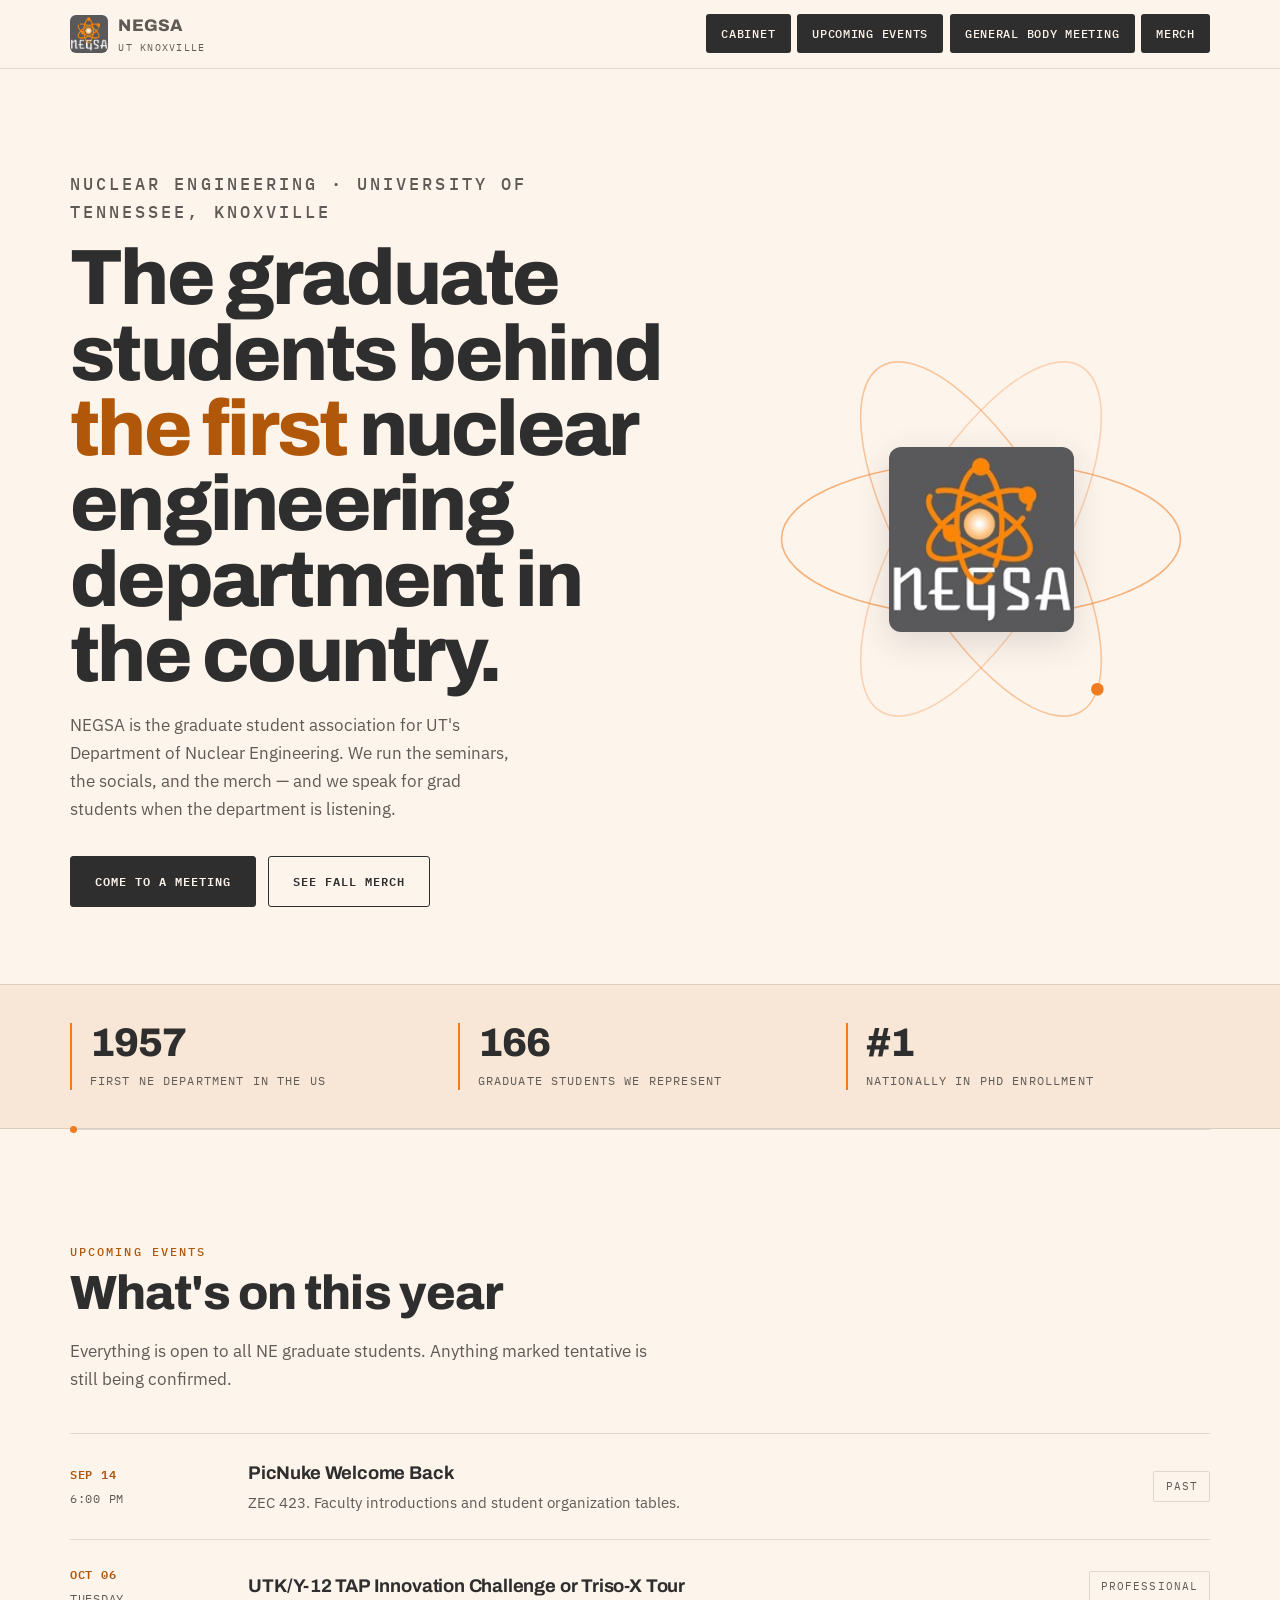
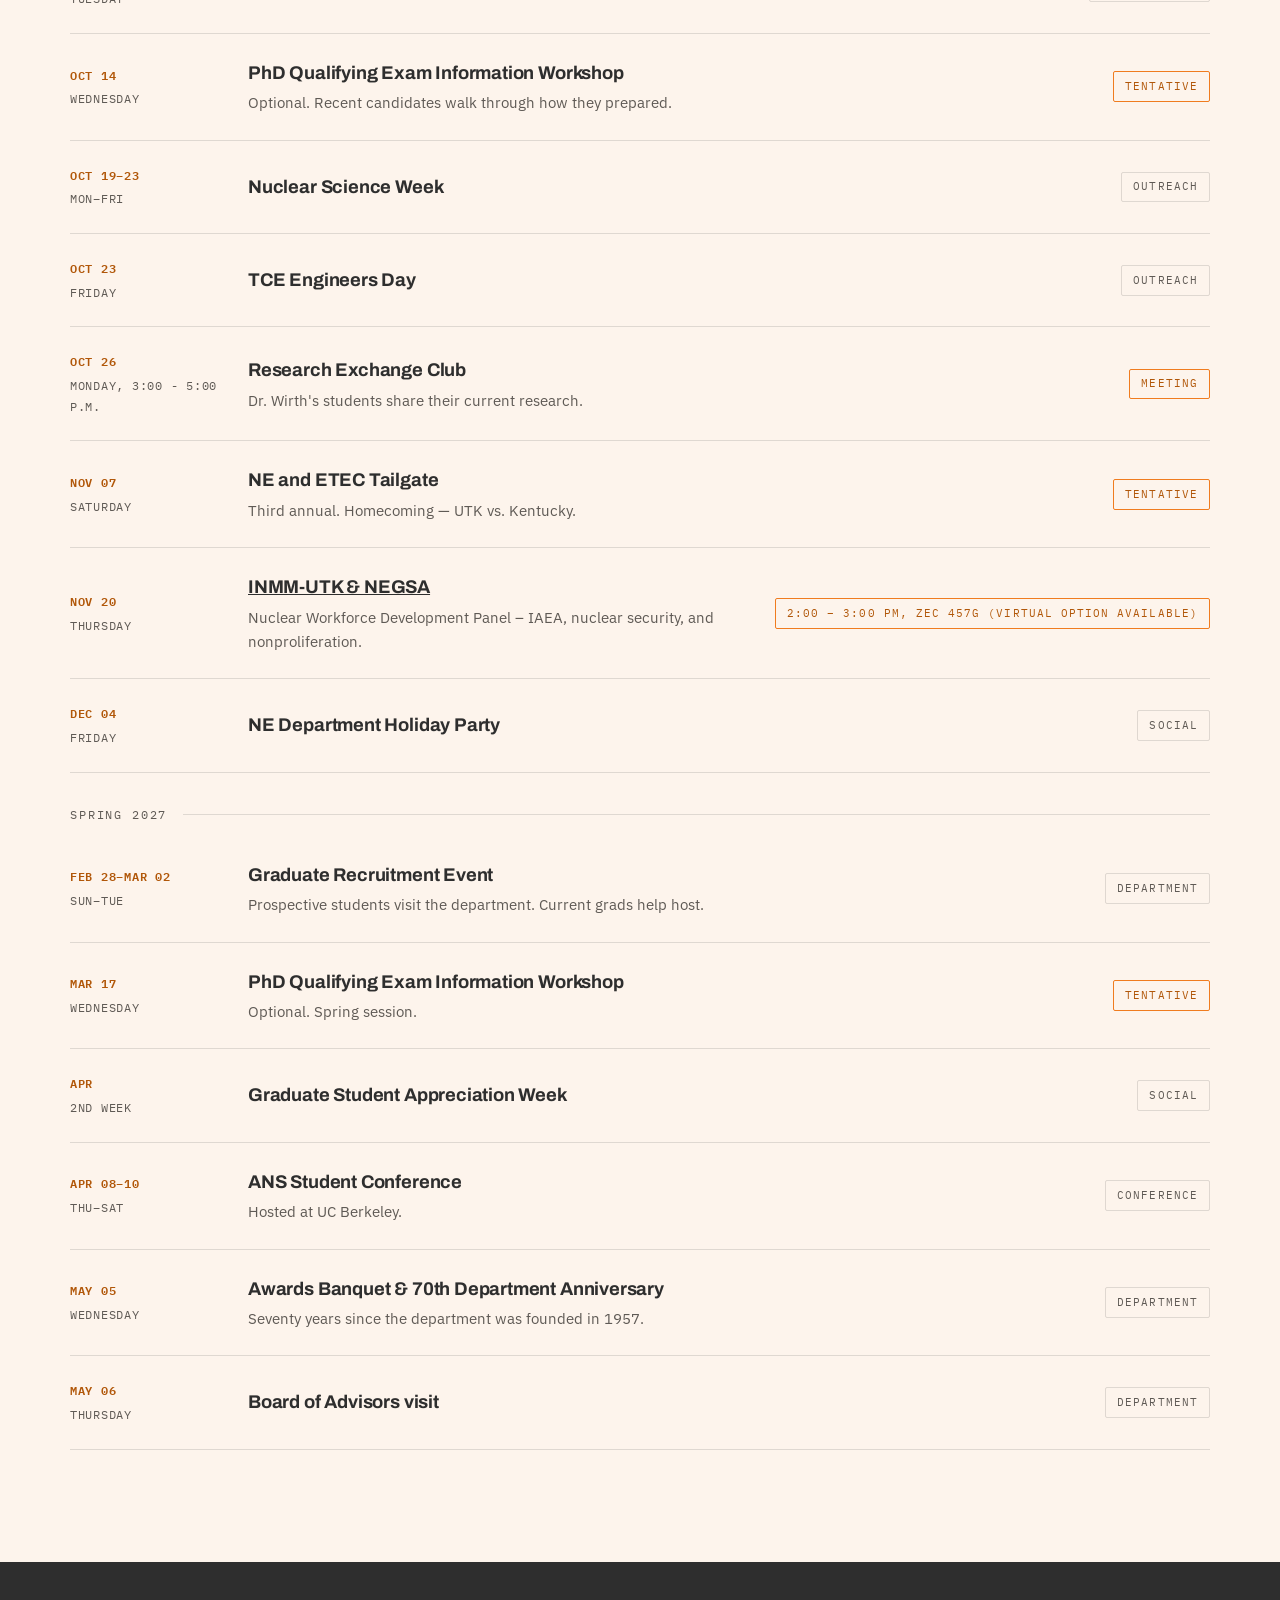
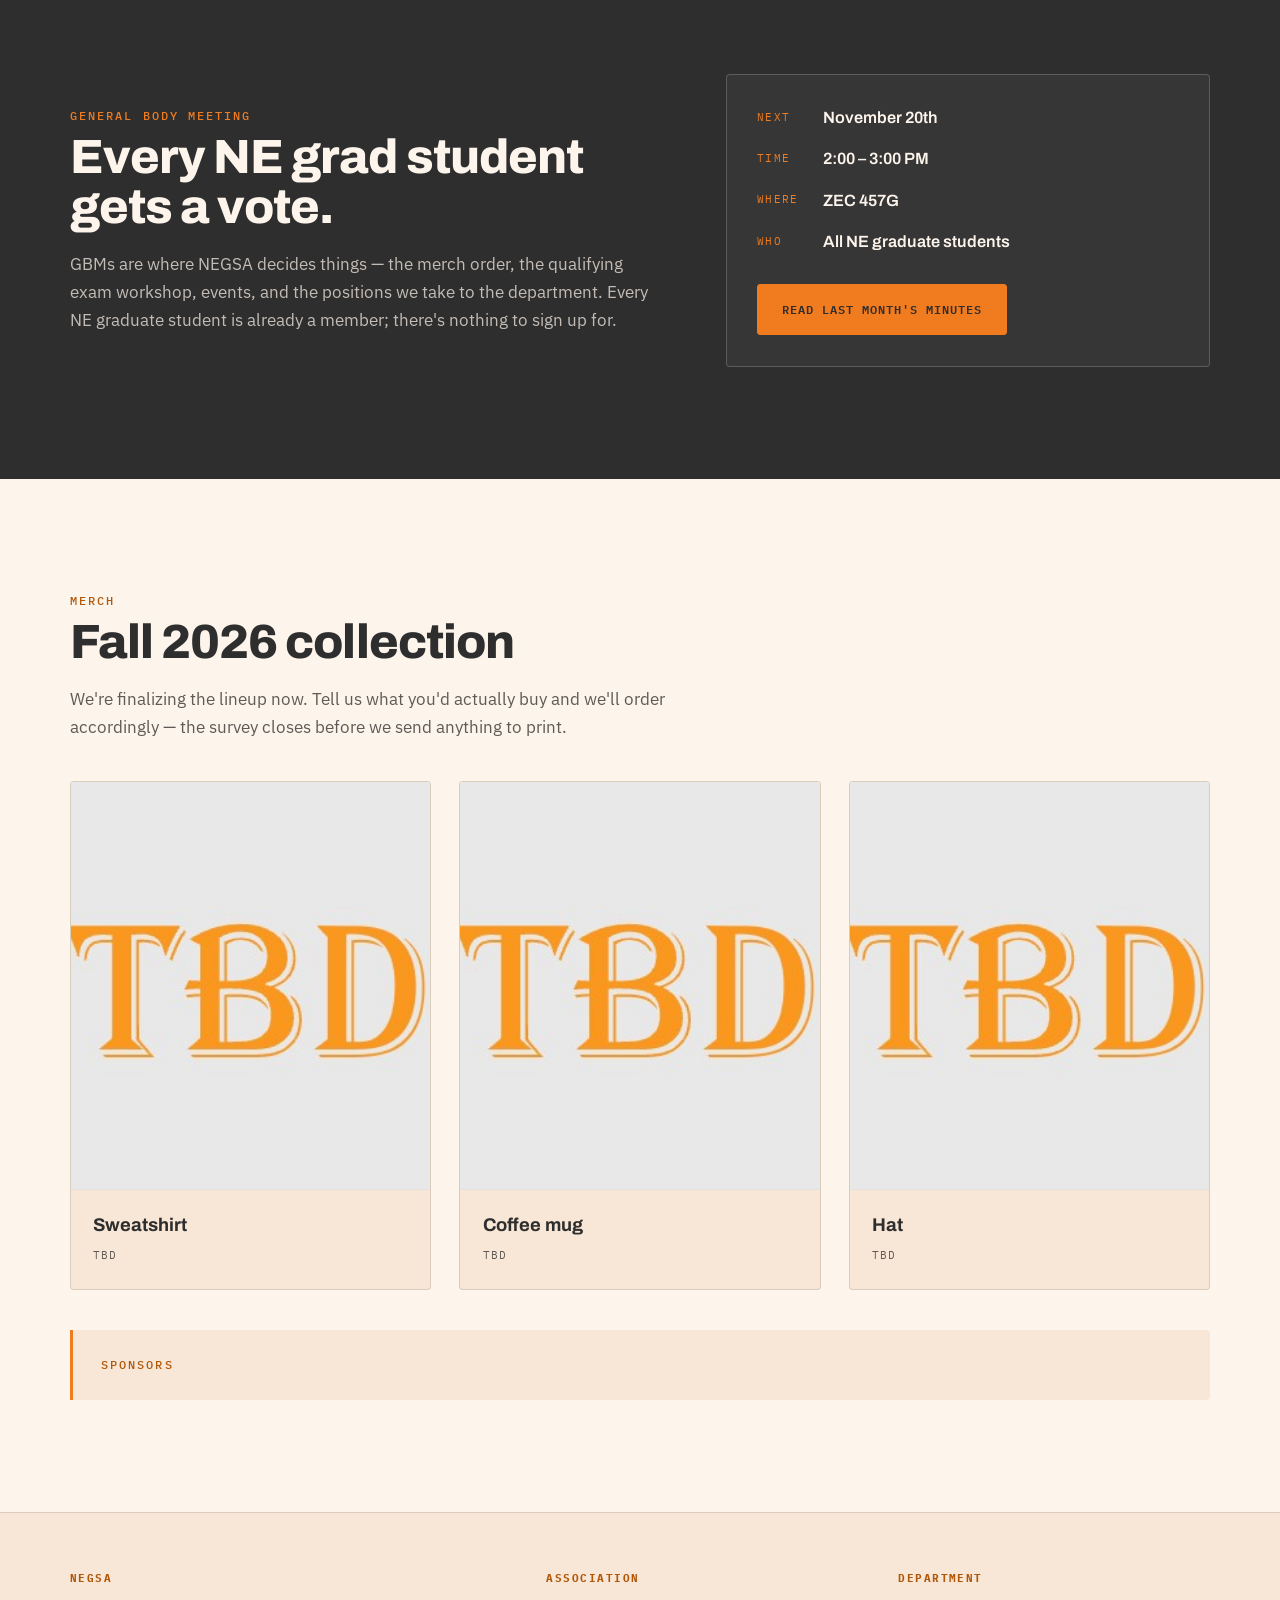
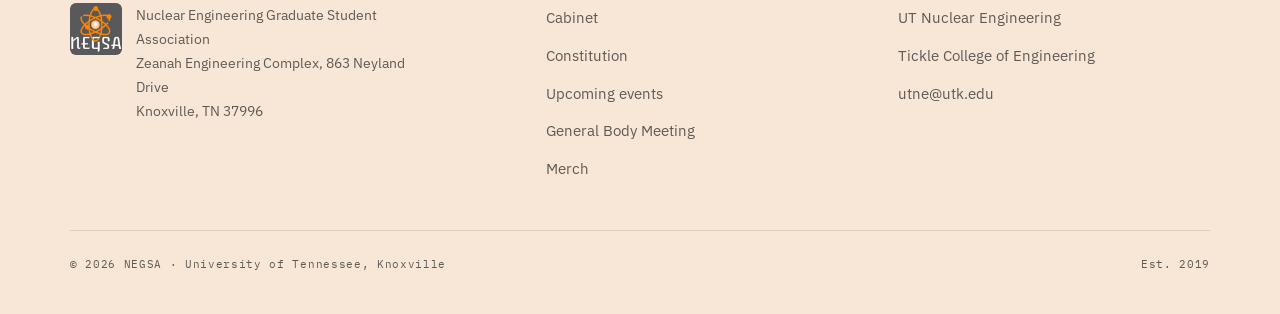
<file: index.html>
<!DOCTYPE html>
<html lang="en">
<head>
<meta charset="UTF-8">
<meta name="viewport" content="width=device-width, initial-scale=1.0">
<title>NEGSA — Nuclear Engineering Graduate Student Association | UT Knoxville</title>
<meta name="description" content="The Nuclear Engineering Graduate Student Association at the University of Tennessee, Knoxville. Cabinet, events, general body meetings, and merchandise.">
<link rel="icon" href="negsa-logo.jpg">
<link rel="preconnect" href="https://fonts.googleapis.com">
<link rel="preconnect" href="https://fonts.gstatic.com" crossorigin>
<link href="https://fonts.googleapis.com/css2?family=Archivo:wght@500;600;700;800&family=IBM+Plex+Mono:wght@400;500;600&family=IBM+Plex+Sans:wght@400;500;600&display=swap" rel="stylesheet">
<link rel="stylesheet" href="style.css">
</head>
<body>

<header>
  <nav class="nav">
    <a class="brand" href="index.html">
      <img src="negsa-logo.jpg" alt="">
      <span style="display:block">
        <b>NEGSA</b>
        <span>UT Knoxville</span>
      </span>
    </a>
    <button class="navtoggle" aria-expanded="false" aria-controls="navlinks">Menu</button>
    <div class="navlinks" id="navlinks">
      <a href="cabinet.html">Cabinet</a>
      <a href="#events">Upcoming events</a>
      <a href="#gbm">General Body Meeting</a>
      <a href="#merch">Merch</a>
    </div>
  </nav>
</header>

<main id="top">

  <!-- HERO -->
  <div class="hero">
    <div class="hero-grid">
      <div>
        <p class="eyebrow">Nuclear Engineering &middot; University of Tennessee, Knoxville</p>
        <h1>The graduate students behind <em>the first</em> nuclear engineering department in the country.</h1>
        <p>NEGSA is the graduate student association for UT's Department of Nuclear Engineering. We run the seminars, the socials, and the merch — and we speak for grad students when the department is listening.</p>
        <div class="cta-row">
          <a class="btn btn-solid" href="#gbm">Come to a meeting</a>
          <a class="btn btn-ghost" href="#merch">See fall merch</a>
        </div>
      </div>

      <div class="orbit">
        <svg id="orbit-svg" viewBox="0 0 400 400" aria-hidden="true">
          <!-- rings hold still; the electrons travel around them -->
          <g>
            <ellipse cx="200" cy="200" rx="190" ry="74" fill="none" stroke="var(--orange)" stroke-width="1.5" opacity=".55"/>
            <circle r="7" fill="var(--orange)">
              <animateMotion dur="7s" repeatCount="indefinite"
                path="M 10,200 A 190,74 0 1,0 390,200 A 190,74 0 1,0 10,200 Z"/>
            </circle>
          </g>
          <g transform="rotate(60 200 200)">
            <ellipse cx="200" cy="200" rx="190" ry="74" fill="none" stroke="var(--orange)" stroke-width="1.5" opacity=".4"/>
            <circle r="6" fill="var(--orange)">
              <animateMotion dur="9s" begin="-3s" repeatCount="indefinite"
                path="M 10,200 A 190,74 0 1,0 390,200 A 190,74 0 1,0 10,200 Z"/>
            </circle>
          </g>
          <g transform="rotate(120 200 200)">
            <ellipse cx="200" cy="200" rx="190" ry="74" fill="none" stroke="var(--orange)" stroke-width="1.5" opacity=".28"/>
            <circle r="5" fill="var(--orange)">
              <animateMotion dur="11s" begin="-6s" repeatCount="indefinite"
                path="M 10,200 A 190,74 0 1,0 390,200 A 190,74 0 1,0 10,200 Z"/>
            </circle>
          </g>
        </svg>
        <img class="orbit-logo" src="negsa-logo.jpg" alt="NEGSA logo">
      </div>
    </div>
  </div>

  <!-- STATS -->
  <div class="stats">
    <div class="stats-grid">
      <div class="stat"><b>1957</b><span>First NE department in the US</span></div>
      <div class="stat"><b>166</b><span>Graduate students we represent</span></div>
      <div class="stat"><b>#1</b><span>Nationally in PhD enrollment</span></div>
    </div>
  </div>

  <div class="orbit-rule"></div>

  <!-- EVENTS -->
  <section id="events">
    <div class="shell">
      <p class="eyebrow">Upcoming events</p>
      <h2 class="h2">What's on this year</h2>
      <p class="lede">Everything is open to all NE graduate students. Anything marked tentative is still being confirmed.</p>

      <div class="events">

        <article class="event">
          <div class="event-date">Sep 14<span>6:00 PM</span></div>
          <div>
            <h3>PicNuke Welcome Back</h3>
            <p>ZEC 423. Faculty introductions and student organization tables.</p>
          </div>
          <div class="event-tag">Past</div>
        </article>

        <article class="event">
          <div class="event-date">Oct 06<span>Tuesday</span></div>
          <div>
            <h3>UTK/Y-12 TAP Innovation Challenge or Triso-X Tour</h3>
          </div>
          <div class="event-tag">Professional</div>
        </article>

        <article class="event">
          <div class="event-date">Oct 14<span>Wednesday</span></div>
          <div>
            <h3>PhD Qualifying Exam Information Workshop</h3>
            <p>Optional. Recent candidates walk through how they prepared.</p>
          </div>
          <div class="event-tag tbc">Tentative</div>
        </article>

        <article class="event">
          <div class="event-date">Oct 19&ndash;23<span>Mon&ndash;Fri</span></div>
          <div>
            <h3>Nuclear Science Week</h3>
          </div>
          <div class="event-tag">Outreach</div>
        </article>

        <article class="event">
          <div class="event-date">Oct 23<span>Friday</span></div>
          <div>
            <h3>TCE Engineers Day</h3>
          </div>
          <div class="event-tag">Outreach</div>
        </article>

        <article class="event">
          <div class="event-date">Oct 26<span>Monday, 3:00 - 5:00 P.M.</span></div>
          <div>
            <h3>Research Exchange Club</h3>
            <p>Dr. Wirth's students share their current research.</p>
          </div>
          <div class="event-tag tbc">Meeting</div>
        </article>
  
        <article class="event">
          <div class="event-date">Nov 07<span>Saturday</span></div>
          <div>
            <h3>NE and ETEC Tailgate</h3>
            <p>Third annual. Homecoming — UTK vs. Kentucky.</p>
          </div>
          <div class="event-tag tbc">Tentative</div>
        </article>

        <article class="event">
          <div class="event-date">Nov 20<span>Thursday</span></div>
          <div>
            <h3>
              <a href="Posters\Nuclear Workforce Development Panel (3).png" target="_blank" rel="noopener">
              INMM-UTK & NEGSA
            </a>
            </h3>
            <p>Nuclear Workforce Development Panel &ndash; IAEA, nuclear security, and nonproliferation.</p>
          </div>
          <div class="event-tag tbc">2:00 &ndash; 3:00 PM, ZEC 457G (virtual option available)</div>
        </article>

        <article class="event">
          <div class="event-date">Dec 04<span>Friday</span></div>
          <div>
            <h3>NE Department Holiday Party</h3>
          </div>
          <div class="event-tag">Social</div>
        </article>

        <div class="year-break">Spring 2027</div>

        <article class="event">
          <div class="event-date">Feb 28&ndash;Mar 02<span>Sun&ndash;Tue</span></div>
          <div>
            <h3>Graduate Recruitment Event</h3>
            <p>Prospective students visit the department. Current grads help host.</p>
          </div>
          <div class="event-tag">Department</div>
        </article>

        <article class="event">
          <div class="event-date">Mar 17<span>Wednesday</span></div>
          <div>
            <h3>PhD Qualifying Exam Information Workshop</h3>
            <p>Optional. Spring session.</p>
          </div>
          <div class="event-tag tbc">Tentative</div>
        </article>

        <article class="event">
          <div class="event-date">Apr<span>2nd week</span></div>
          <div>
            <h3>Graduate Student Appreciation Week</h3>
          </div>
          <div class="event-tag">Social</div>
        </article>

        <article class="event">
          <div class="event-date">Apr 08&ndash;10<span>Thu&ndash;Sat</span></div>
          <div>
            <h3>ANS Student Conference</h3>
            <p>Hosted at UC Berkeley.</p>
          </div>
          <div class="event-tag">Conference</div>
        </article>

        <article class="event">
          <div class="event-date">May 05<span>Wednesday</span></div>
          <div>
            <h3>Awards Banquet &amp; 70th Department Anniversary</h3>
            <p>Seventy years since the department was founded in 1957.</p>
          </div>
          <div class="event-tag">Department</div>
        </article>

        <article class="event">
          <div class="event-date">May 06<span>Thursday</span></div>
          <div>
            <h3>Board of Advisors visit</h3>
          </div>
          <div class="event-tag">Department</div>
        </article>

      </div>
    </div>
  </section>

  <!-- GBM -->
  <section id="gbm" class="gbm">
    <div class="shell">
      <div class="gbm-grid">
        <div>
          <p class="eyebrow">General Body Meeting</p>
          <h2 class="h2">Every NE grad student gets a vote.</h2>
          <p class="lede">GBMs are where NEGSA decides things &mdash; the merch order, the qualifying exam workshop, events, and the positions we take to the department. Every NE graduate student is already a member; there's nothing to sign up for.</p>
        </div>
        <div class="gbm-card">
          <dl>
            <dt>Next</dt><dd>November 20th</dd>
            <dt>Time</dt><dd>2:00 &ndash; 3:00 PM</dd>
            <dt>Where</dt><dd>ZEC 457G</dd>
            <dt>Who</dt><dd>All NE graduate students</dd>
          </dl>
          <a class="btn btn-solid" href="minutes.html">Read last month's minutes</a>
        </div>
      </div>
    </div>
  </section>

  <!-- MERCH -->
  <section id="merch">
    <div class="shell">
      <div class="merch-head">
        <div>
          <p class="eyebrow">Merch</p>
          <h2 class="h2">Fall 2026 collection</h2>
          <p class="lede">We're finalizing the lineup now. Tell us what you'd actually buy and we'll order accordingly — the survey closes before we send anything to print.</p>
        </div>
        <!-- <a class="btn btn-solid" href="#">Vote on this year's merch</a> -->
      </div>

      <div class="merch-grid">
        <div class="merch-item">
          <img src="Merch/TBD_Merch.jpg" alt="NEGSA sweatshirt">
          <div class="merch-body"><b>Sweatshirt</b><span>TBD</span></div>
        </div>
        <div class="merch-item">
          <img src="Merch/TBD_Merch.jpg" alt="NEGSA coffee mug">
          <div class="merch-body"><b>Coffee mug</b><span>TBD</span></div>
        </div>
        <div class="merch-item">
          <img src="Merch/TBD_Merch.jpg" alt="NEGSA hat">
          <div class="merch-body"><b>Hat</b><span>TBD</span></div>
        </div>
      </div>

      <div class="merch-note">
        <p class="eyebrow">Sponsors</p>
      </div>

    </div>
  </section>

</main>

<footer>
  <div class="shell">
    <div class="foot-grid">
      <div>
        <h4>NEGSA</h4>
        <div class="foot-brand">
          <img src="negsa-logo.jpg" alt="">
          <p>Nuclear Engineering Graduate Student Association<br>Zeanah Engineering Complex, 863 Neyland Drive<br>Knoxville, TN 37996</p>
        </div>
      </div>
      <div>
        <h4>Association</h4>
        <ul>
          <li><a href="cabinet.html">Cabinet</a></li>
          <li><a href="NEGSA-Constitution-2022.pdf" target="_blank" rel="noopener">Constitution</a></li>
          <li><a href="#events">Upcoming events</a></li>
          <li><a href="#gbm">General Body Meeting</a></li>
          <li><a href="#merch">Merch</a></li>
        </ul>
      </div>
      <div>
        <h4>Department</h4>
        <ul>
          <li><a href="https://ne.utk.edu">UT Nuclear Engineering</a></li>
          <li><a href="https://tickle.utk.edu">Tickle College of Engineering</a></li>
          <li><a href="mailto:utne@utk.edu">utne@utk.edu</a></li>
        </ul>
      </div>
    </div>
    <div class="colophon">
      <span>&copy; 2026 NEGSA &middot; University of Tennessee, Knoxville</span>
      <span>Est. 2019</span>
    </div>
  </div>
</footer>

<script src="script.js"></script>
</body>
</html>
</file>
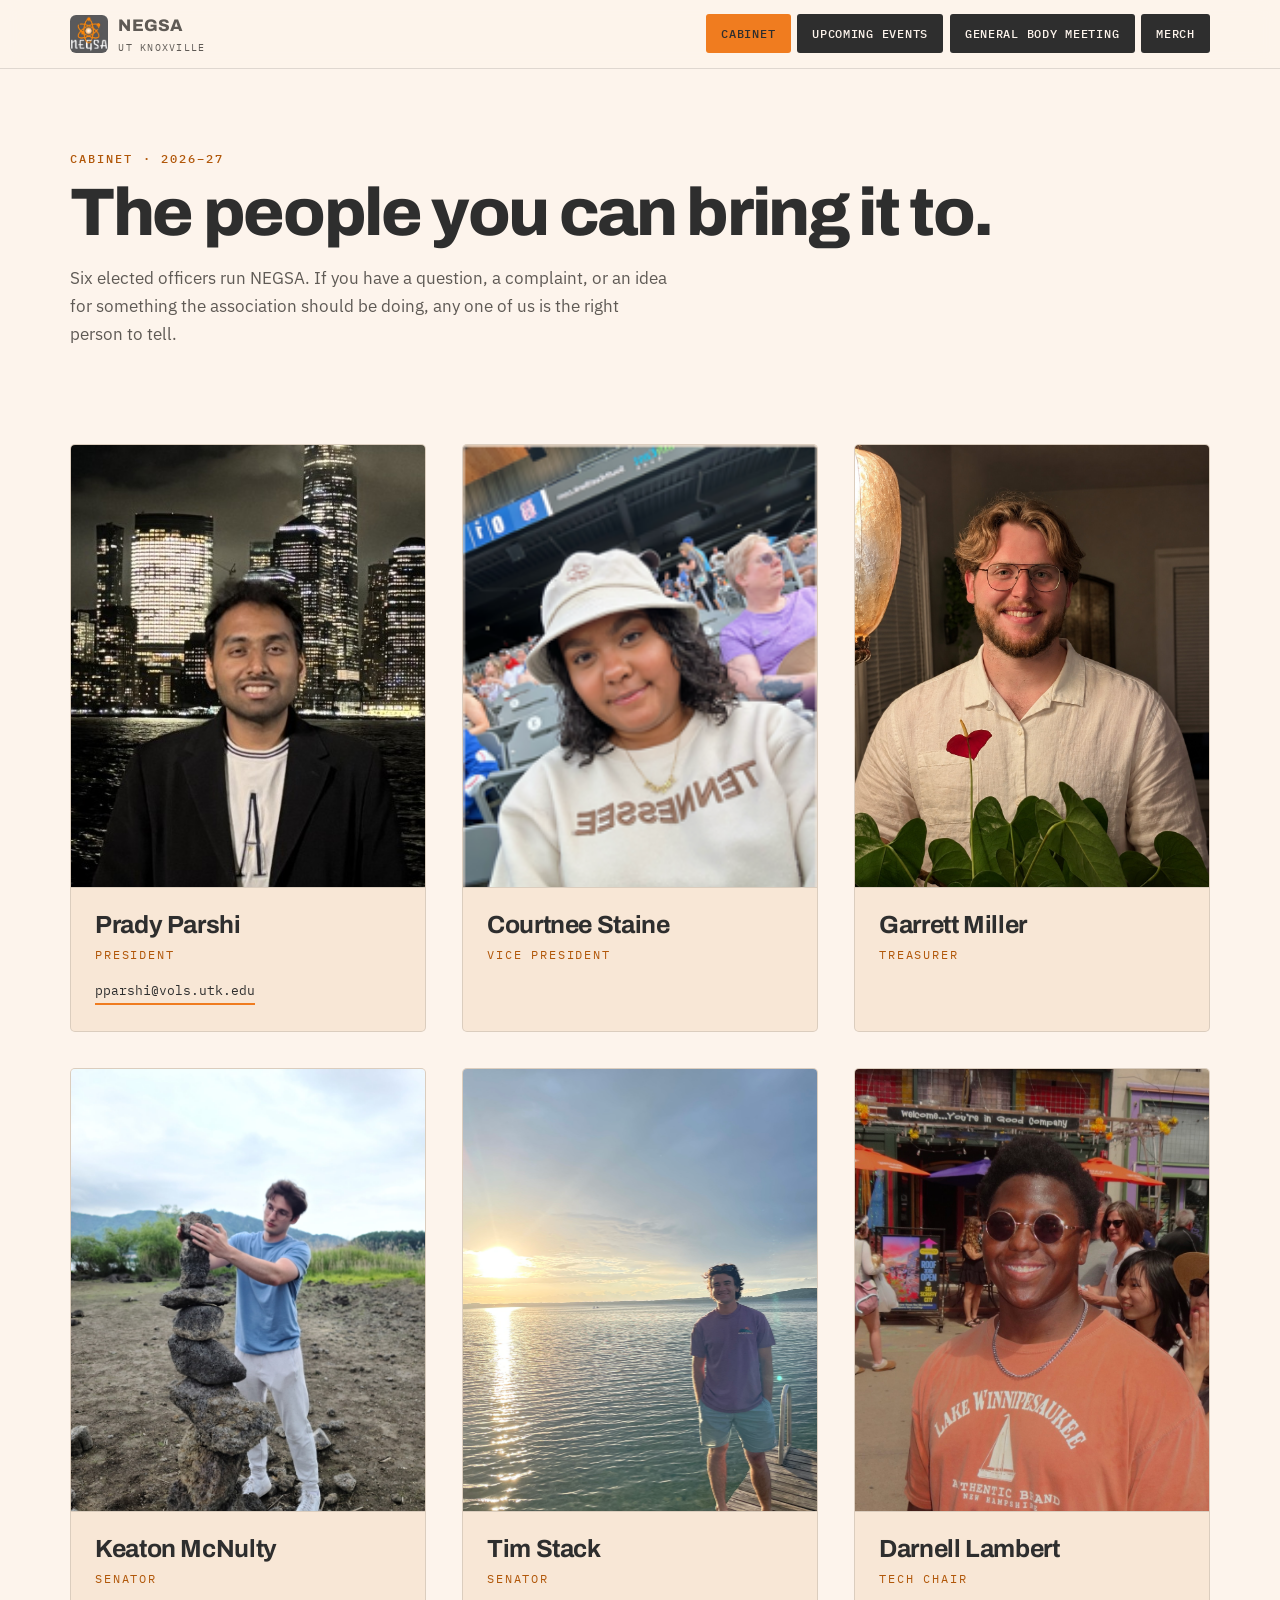
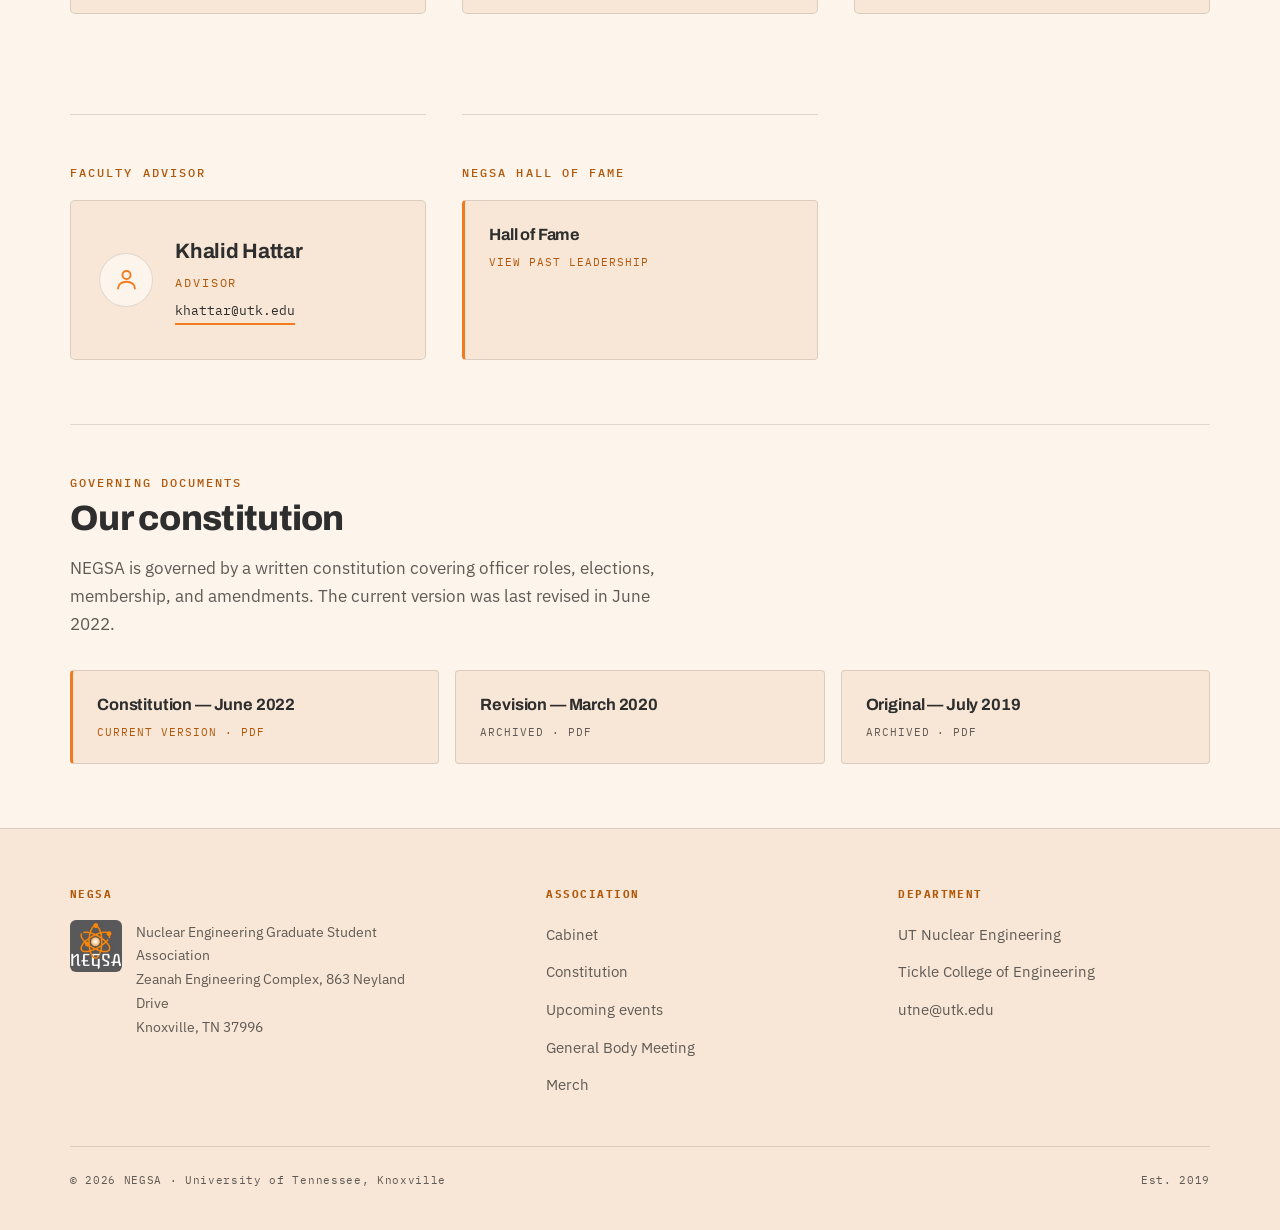
<file: cabinet.html>
<!DOCTYPE html>
<html lang="en">
<head>
<meta charset="UTF-8">
<meta name="viewport" content="width=device-width, initial-scale=1.0">
<title>Cabinet — NEGSA | UT Knoxville</title>
<meta name="description" content="The NEGSA cabinet: president, vice president, treasurer, senators, and tech chair for the Nuclear Engineering Graduate Student Association at UT Knoxville.">
<link rel="icon" href="negsa-logo.jpg">
<link rel="preconnect" href="https://fonts.googleapis.com">
<link rel="preconnect" href="https://fonts.gstatic.com" crossorigin>
<link href="https://fonts.googleapis.com/css2?family=Archivo:wght@500;600;700;800&family=IBM+Plex+Mono:wght@400;500;600&family=IBM+Plex+Sans:wght@400;500;600&display=swap" rel="stylesheet">
<link rel="stylesheet" href="style.css">
</head>
<body>

<header>
  <nav class="nav">
    <a class="brand" href="index.html">
      <img src="negsa-logo.jpg" alt="">
      <span style="display:block">
        <b>NEGSA</b>
        <span>UT Knoxville</span>
      </span>
    </a>
    <button class="navtoggle" aria-expanded="false" aria-controls="navlinks">Menu</button>
    <div class="navlinks" id="navlinks">
      <a href="cabinet.html" aria-current="page">Cabinet</a>
      <a href="index.html#events">Upcoming events</a>
      <a href="index.html#gbm">General Body Meeting</a>
      <a href="index.html#merch">Merch</a>
    </div>
  </nav>
</header>

<main>

  <div class="cabinet-hero">
    <div class="shell">
      <p class="eyebrow">Cabinet &middot; 2026&ndash;27</p>
      <h1>The people you can bring it to.</h1>
      <p class="lede">Six elected officers run NEGSA. If you have a question, a complaint, or an idea for something the association should be doing, any one of us is the right person to tell.</p>
    </div>
  </div>

  <div class="shell">

    <div class="roster">

      <div class="roster-row">
        <div class="portrait"><img src="Committee/Executive/prady.jpg" alt="Prady Parshi"></div>
        <div class="caption">
          <h2>Prady Parshi</h2>
          <p class="role">President</p>
          <a class="contact-link" href="mailto:pparshi@vols.utk.edu">pparshi@vols.utk.edu</a>
        </div>
      </div>

      <div class="roster-row">
        <div class="portrait"><img src="Committee/Executive/courtneepicture.png" alt="Courtnee Staine"></div>
        <div class="caption">
          <h2>Courtnee Staine</h2>
          <p class="role">Vice President</p>
        </div>
      </div>

      <div class="roster-row">
        <div class="portrait"><img src="Committee/Executive/garrett.jpg" alt="Garrett Miller"></div>
        <div class="caption">
          <h2>Garrett Miller</h2>
          <p class="role">Treasurer</p>
        </div>
      </div>

      <div class="roster-row">
        <div class="portrait"><img src="Committee/Executive/keaton.jpg" alt="Keaton McNulty"></div>
        <div class="caption">
          <h2>Keaton McNulty</h2>
          <p class="role">Senator</p>
        </div>
      </div>

      <div class="roster-row">
        <div class="portrait"><img src="Committee/Executive/timpicture.png" alt="Tim Stack"></div>
        <div class="caption">
          <h2>Tim Stack</h2>
          <p class="role">Senator</p>
        </div>
      </div>

      <div class="roster-row">
        <div class="portrait"><img src="Committee/Executive/Darnell Lambert.jpeg" alt="Darnell Lambert"></div>
        <div class="caption">
          <h2>Darnell Lambert</h2>
          <p class="role">Tech Chair</p>
        </div>
      </div>

    <div class="advisor-block">
      <p class="eyebrow">Faculty advisor</p>
      <div class="advisor-card">
        <span class="advisor-icon" aria-hidden="true">
          <svg viewBox="0 0 24 24" fill="none" stroke="currentColor" stroke-width="1.7" stroke-linecap="round" stroke-linejoin="round">
            <circle cx="12" cy="8" r="3.6"/>
            <path d="M4.5 20c0-3.6 3.4-6 7.5-6s7.5 2.4 7.5 6"/>
          </svg>
        </span>
        <div>
          <h2>Khalid Hattar</h2>
          <p class="role">Advisor</p>
          <a class="contact-link" href="mailto:khattar@utk.edu">khattar@utk.edu</a>
        </div>
      </div>
    </div>

    <div class="hof-block">
      <p class="eyebrow">NEGSA Hall of Fame</p>

      <div class="hof-doc-list">
        <a class="doc-link current" href="halloffame.html" target="_blank" rel="noopener">
          <b>Hall of Fame</b>
          <span>View Past Leadership</span>
        </a>
    </div>
  </div>
</div>

    <div class="docs-block">
      <p class="eyebrow">Governing documents</p>
      <h2 class="h2" style="font-size:clamp(1.6rem,3vw,2.2rem)">Our constitution</h2>
      <p class="lede">NEGSA is governed by a written constitution covering officer roles, elections, membership, and amendments. The current version was last revised in June 2022.</p>
      <div class="doc-list">
        <a class="doc-link current" href="Committee/Constitutions/NEGSA-Constitution-2022.pdf" target="_blank" rel="noopener">
          <b>Constitution &mdash; June 2022</b>
          <span>Current version &middot; PDF</span>
        </a>
        <a class="doc-link" href="Committee/Constitutions/NEGSA-Constitution-2020.pdf" target="_blank" rel="noopener">
          <b>Revision &mdash; March 2020</b>
          <span>Archived &middot; PDF</span>
        </a>
        <a class="doc-link" href="Committee/Constitutions/NEGSA-Constitution-2019.pdf" target="_blank" rel="noopener">
          <b>Original &mdash; July 2019</b>
          <span>Archived &middot; PDF</span>
        </a>
      </div>
    </div>

  </div>

</main>

<footer>
  <div class="shell">
    <div class="foot-grid">
      <div>
        <h4>NEGSA</h4>
        <div class="foot-brand">
          <img src="negsa-logo.jpg" alt="">
          <p>Nuclear Engineering Graduate Student Association<br>Zeanah Engineering Complex, 863 Neyland Drive<br>Knoxville, TN 37996</p>
        </div>
      </div>
      <div>
        <h4>Association</h4>
        <ul>
          <li><a href="cabinet.html">Cabinet</a></li>
          <li><a href="NEGSA-Constitution-2022.pdf" target="_blank" rel="noopener">Constitution</a></li>
          <li><a href="index.html#events">Upcoming events</a></li>
          <li><a href="index.html#gbm">General Body Meeting</a></li>
          <li><a href="index.html#merch">Merch</a></li>
        </ul>
      </div>
      <div>
        <h4>Department</h4>
        <ul>
          <li><a href="https://ne.utk.edu">UT Nuclear Engineering</a></li>
          <li><a href="https://tickle.utk.edu">Tickle College of Engineering</a></li>
          <li><a href="mailto:utne@utk.edu">utne@utk.edu</a></li>
        </ul>
      </div>
    </div>
    <div class="colophon">
      <span>&copy; 2026 NEGSA &middot; University of Tennessee, Knoxville</span>
      <span>Est. 2019</span>
    </div>
  </div>
</footer>

<script src="script.js"></script>
</body>
</html>
</file>
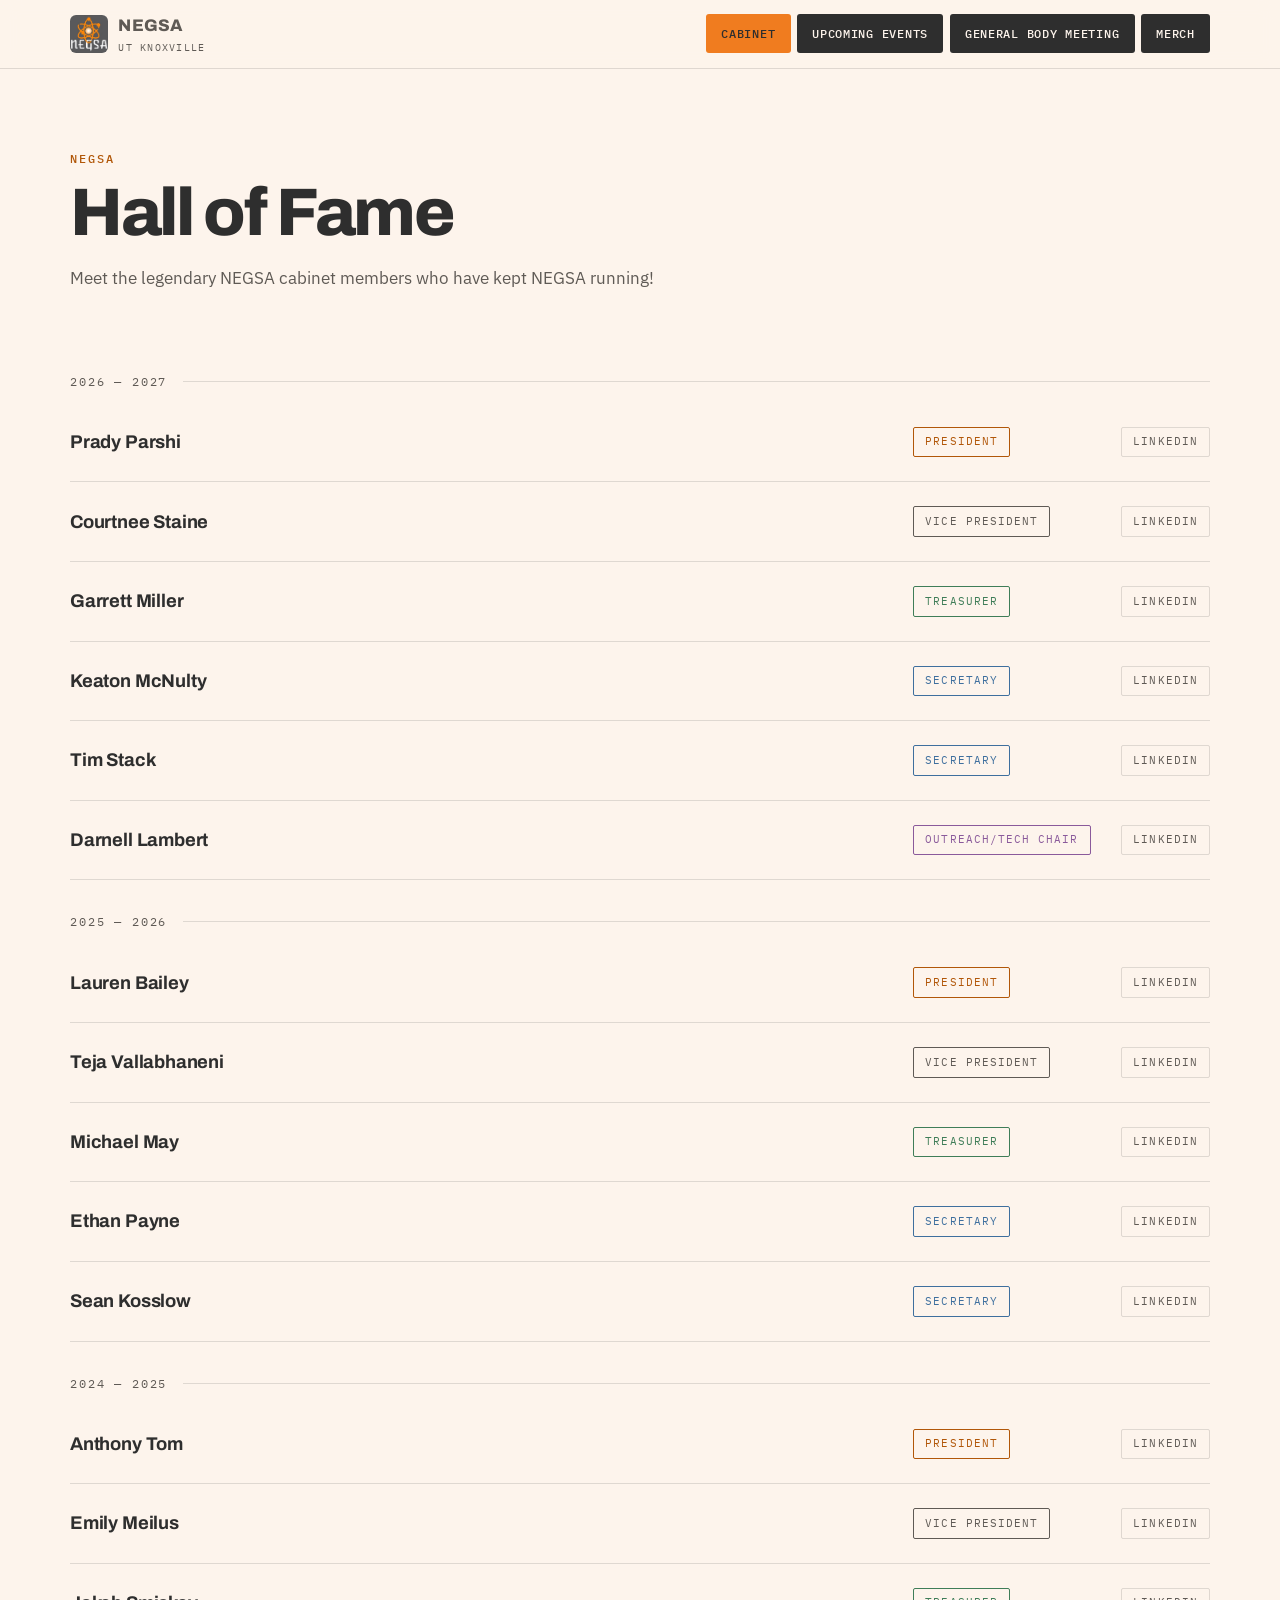
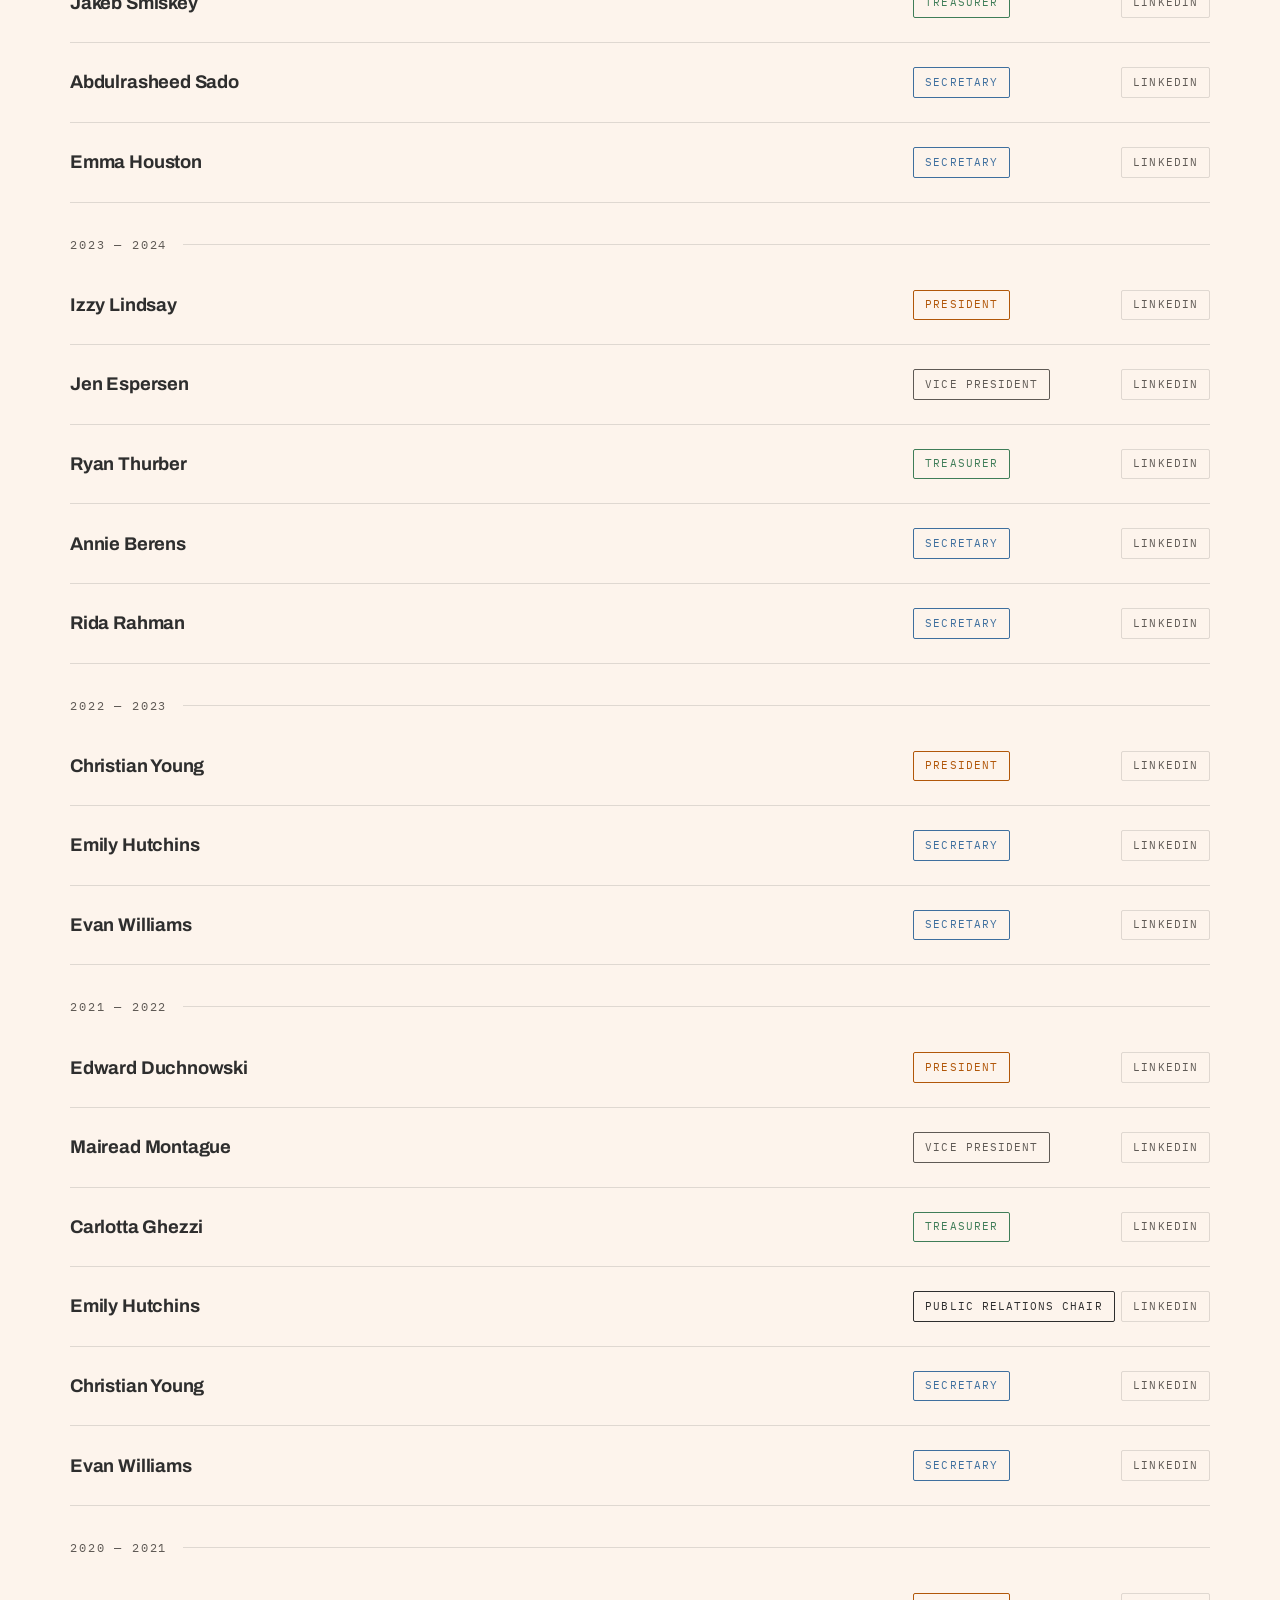
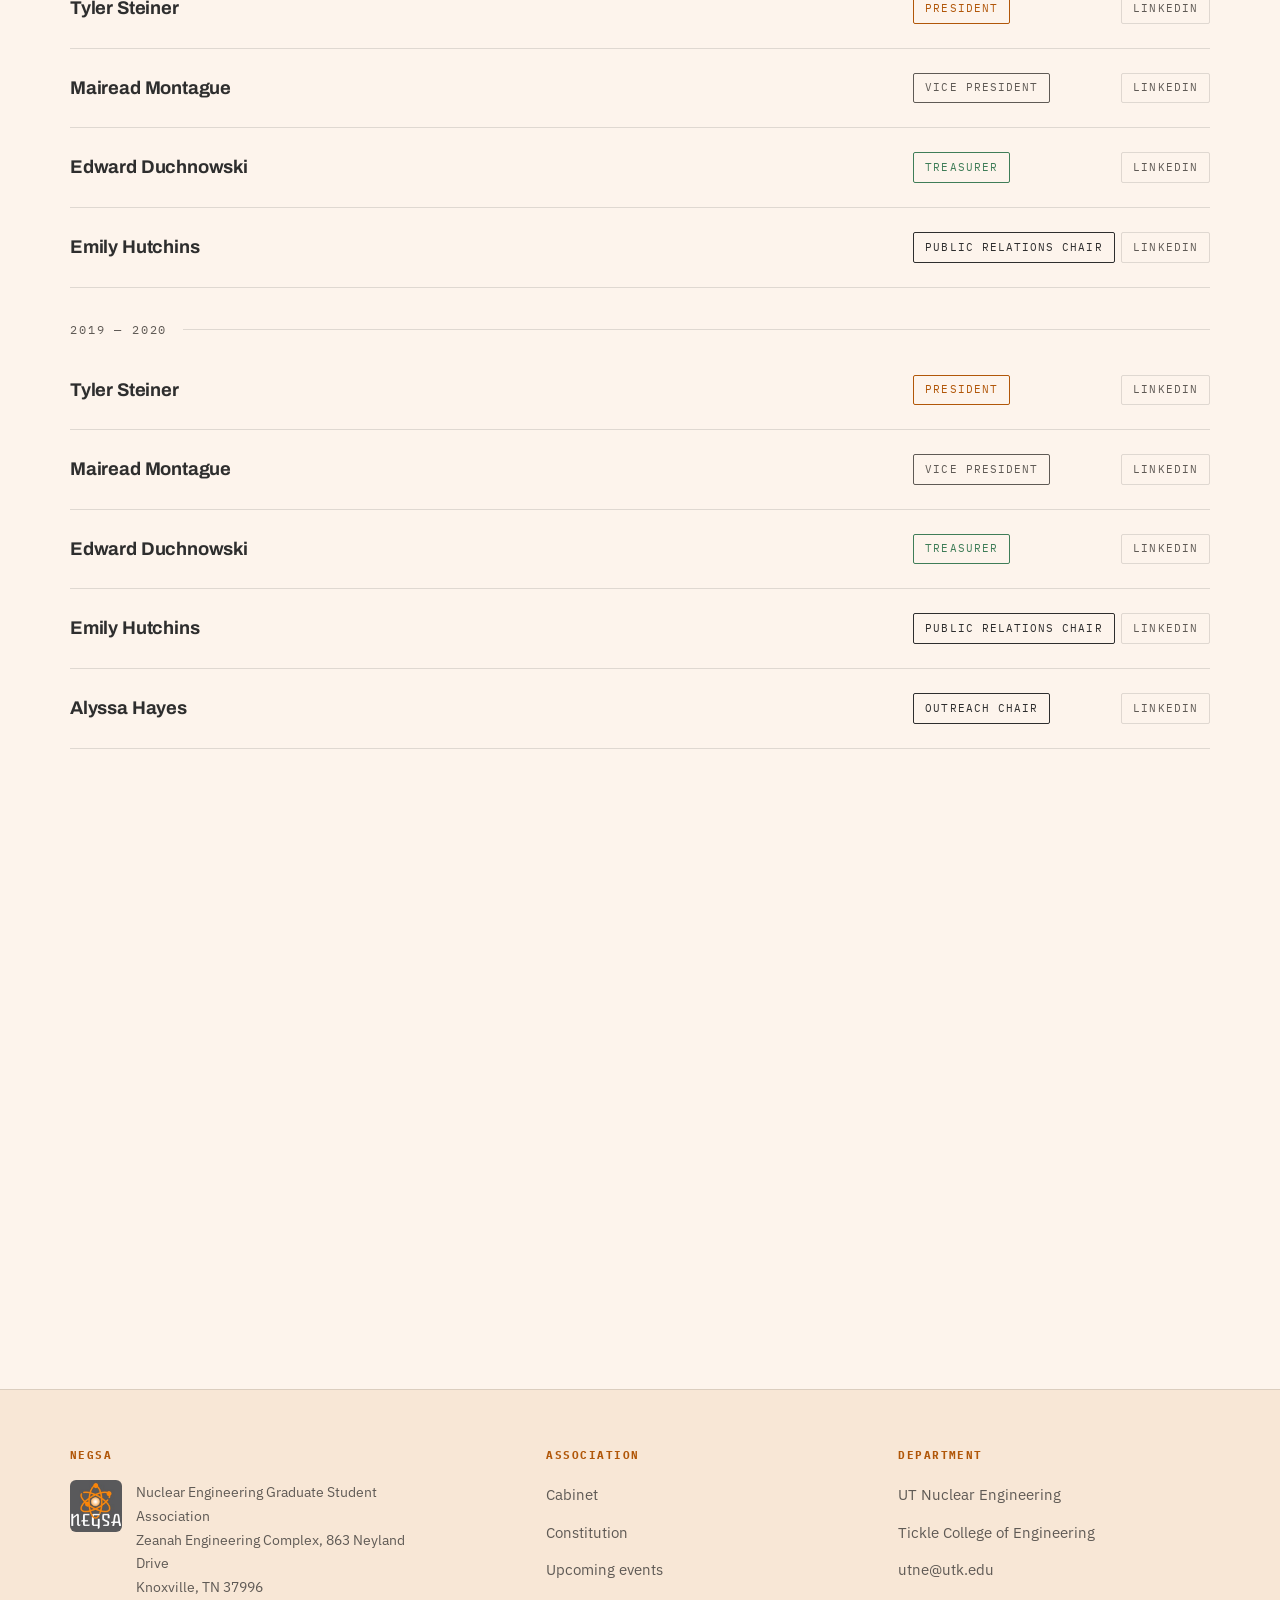
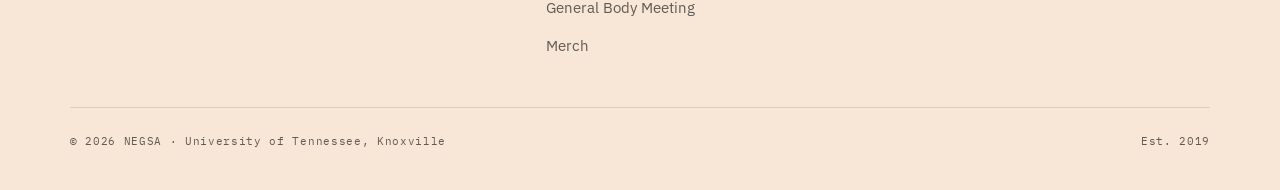
<file: halloffame.html>
<!DOCTYPE html>
<html lang="en">
<head>
<meta charset="UTF-8">
<meta name="viewport" content="width=device-width, initial-scale=1.0">
<title>NEGSA Hall of Fame | UT Knoxville</title>
<meta name="description" content="Learn about the legendary previous NEGSA cabinet members who kept NEGSA running.">
<link rel="icon" href="negsa-logo.jpg">
<link rel="preconnect" href="https://fonts.googleapis.com">
<link rel="preconnect" href="https://fonts.gstatic.com" crossorigin>
<link href="https://fonts.googleapis.com/css2?family=Archivo:wght@500;600;700;800&family=IBM+Plex+Mono:wght@400;500;600&family=IBM+Plex+Sans:wght@400;500;600&display=swap" rel="stylesheet">
<link rel="stylesheet" href="style.css">
</head>
<body>

<header>
  <nav class="nav">
    <a class="brand" href="index.html">
      <img src="negsa-logo.jpg" alt="">
      <span style="display:block">
        <b>NEGSA</b>
        <span>UT Knoxville</span>
      </span>
    </a>
    <button class="navtoggle" aria-expanded="false" aria-controls="navlinks">Menu</button>
    <div class="navlinks" id="navlinks">
      <a href="cabinet.html" aria-current="page">Cabinet</a>
      <a href="index.html#events">Upcoming events</a>
      <a href="index.html#gbm">General Body Meeting</a>
      <a href="index.html#merch">Merch</a>
    </div>
  </nav>
</header>

<main>

  <div class="cabinet-hero">
    <div class="shell">
      <p class="eyebrow">NEGSA</p>
      <h1>Hall of Fame</h1>
      <p class="lede">Meet the legendary NEGSA cabinet members who have kept NEGSA running!</p>
    </div>
  </div>

  <div class="shell">
    <div class="year-break">2026 &mdash; 2027</div>

      <div class="hof-list">
    
        <div class="hof-person">
            <h2>Prady Parshi</h2>

            <span class="hof-position president">
                President
            </span>

            <a class="hof-link"
              href="https://www.linkedin.com/in/parshi-pradyumna/"
              target="_blank"
              rel="noopener">
                LinkedIn
            </a>
        </div>

        <div class="hof-person">
            <h2>Courtnee Staine</h2>

            <span class="hof-position vice-president">
                Vice President
            </span>

            <a class="hof-link"
              href="https://www.linkedin.com/in/courtnee-staine/"
              target="_blank"
              rel="noopener">
                LinkedIn
            </a>
        </div>

        <div class="hof-person">
            <h2>Garrett Miller</h2>

            <span class="hof-position treasurer">
                Treasurer
            </span>

            <a class="hof-link"
              href="https://www.linkedin.com/in/garrett-miller-229315194/"
              target="_blank"
              rel="noopener">
                LinkedIn
            </a>
        </div>

        <div class="hof-person">
            <h2>Keaton McNulty</h2>

            <span class="hof-position secretary">
                Secretary
            </span>

            <a class="hof-link"
              href="https://www.linkedin.com/in/keaton-mcnulty-b90762186/"
              target="_blank"
              rel="noopener">
                LinkedIn
            </a>
        </div>

        <div class="hof-person">
            <h2>Tim Stack</h2>

            <span class="hof-position secretary">
                Secretary
            </span>

            <a class="hof-link"
              href="https://www.linkedin.com/in/stack-tim/"
              target="_blank"
              rel="noopener">
                LinkedIn
            </a>
          </div>

          <div class="hof-person">
            <h2>Darnell Lambert</h2>

            <span class="hof-position tech">
                Outreach/Tech Chair
            </span>

            <a class="hof-link"
              href="https://www.linkedin.com/in/darnell-lambert-014a47203/"
              target="_blank"
              rel="noopener">
                LinkedIn
            </a>
        </div>


    <div class="year-break">2025 &mdash; 2026</div>

      <div class="hof-list">
    
        <div class="hof-person">
            <h2>Lauren Bailey</h2>

            <span class="hof-position president">
                President
            </span>

            <a class="hof-link"
              href="https://www.linkedin.com/in/lauren-bailey-582524243/"
              target="_blank"
              rel="noopener">
                LinkedIn
            </a>
        </div>

        <div class="hof-person">
            <h2>Teja Vallabhaneni</h2>

            <span class="hof-position vice-president">
                Vice President
            </span>

            <a class="hof-link"
              href="https://www.linkedin.com/in/teja-vallabhaneni-99508b200/"
              target="_blank"
              rel="noopener">
                LinkedIn
            </a>
        </div>

        <div class="hof-person">
            <h2>Michael May</h2>

            <span class="hof-position treasurer">
                Treasurer
            </span>

            <a class="hof-link"
              href="https://www.linkedin.com/in/michael-may-9324b71b4/"
              target="_blank"
              rel="noopener">
                LinkedIn
            </a>
        </div>

        <div class="hof-person">
            <h2>Ethan Payne</h2>

            <span class="hof-position secretary">
                Secretary
            </span>

            <a class="hof-link"
              href="https://www.linkedin.com/in/ethan-payne-553798243/"
              target="_blank"
              rel="noopener">
                LinkedIn
            </a>
        </div>

            <div class="hof-person">
            <h2>Sean Kosslow</h2>

            <span class="hof-position secretary">
                Secretary
            </span>

            <a class="hof-link"
              href="https://www.linkedin.com/in/sean-kosslow/"
              target="_blank"
              rel="noopener">
                LinkedIn
            </a>
        </div>

    <div class="year-break">2024 &mdash; 2025</div>

      <div class="hof-list">
    
        <div class="hof-person">
            <h2>Anthony Tom</h2>

            <span class="hof-position president">
                President
            </span>

            <a class="hof-link"
              href="https://www.linkedin.com/in/anthony-t-749909140/"
              target="_blank"
              rel="noopener">
                LinkedIn
            </a>
        </div>

        <div class="hof-person">
            <h2>Emily Meilus</h2>

            <span class="hof-position vice-president">
                Vice President
            </span>

            <a class="hof-link"
              href="https://www.linkedin.com/in/emily-meilus/"
              target="_blank"
              rel="noopener">
                LinkedIn
            </a>
        </div>

        <div class="hof-person">
            <h2>Jakeb Smiskey</h2>

            <span class="hof-position treasurer">
                Treasurer
            </span>

            <a class="hof-link"
              href="https://www.linkedin.com/in/jakeb-smiskey/"
              target="_blank"
              rel="noopener">
                LinkedIn
            </a>
        </div>

        <div class="hof-person">
            <h2>Abdulrasheed Sado</h2>

            <span class="hof-position secretary">
                Secretary
            </span>

            <a class="hof-link"
              href="https://www.linkedin.com/in/abdulrasheed-sado/"
              target="_blank"
              rel="noopener">
                LinkedIn
            </a>
        </div>

            <div class="hof-person">
            <h2>Emma Houston</h2>

            <span class="hof-position secretary">
                Secretary
            </span>

            <a class="hof-link"
              href="https://www.linkedin.com/in/emmahouston2/"
              target="_blank"
              rel="noopener">
                LinkedIn
            </a>
        </div>

    <div class="year-break">2023 &mdash; 2024</div>

      <div class="hof-list">
    
        <div class="hof-person">
            <h2>Izzy Lindsay</h2>

            <span class="hof-position president">
                President
            </span>

            <a class="hof-link"
              href="https://www.linkedin.com/in/isabelle-lindsay/"
              target="_blank"
              rel="noopener">
                LinkedIn
            </a>
        </div>

        <div class="hof-person">
            <h2>Jen Espersen</h2>

            <span class="hof-position vice-president">
                Vice President
            </span>

            <a class="hof-link"
              href="https://www.linkedin.com/in/jennifer-espersen/"
              target="_blank"
              rel="noopener">
                LinkedIn
            </a>
        </div>

        <div class="hof-person">
            <h2>Ryan Thurber</h2>

            <span class="hof-position treasurer">
                Treasurer
            </span>

            <a class="hof-link"
              href="#"
              target="_blank"
              rel="noopener">
                LinkedIn
            </a>
        </div>

        <div class="hof-person">
            <h2>Annie Berens</h2>

            <span class="hof-position secretary">
                Secretary
            </span>

            <a class="hof-link"
              href="https://www.linkedin.com/in/annie-berens/"
              target="_blank"
              rel="noopener">
                LinkedIn
            </a>
          </div>

          <div class="hof-person">
            <h2>Rida Rahman</h2>

            <span class="hof-position secretary">
                Secretary
            </span>

            <a class="hof-link"
              href="https://www.linkedin.com/in/rida-rahman/"
              target="_blank"
              rel="noopener">
                LinkedIn
            </a>
        </div>

    <div class="year-break">2022 &mdash; 2023</div>

      <div class="hof-list">
    
        <div class="hof-person">
            <h2>Christian Young</h2>

            <span class="hof-position president">
                President
            </span>

            <a class="hof-link"
              href="https://www.linkedin.com/in/christian-young-b258aa150/"
              target="_blank"
              rel="noopener">
                LinkedIn
            </a>
        </div>

        <div class="hof-person">
            <h2>Emily Hutchins</h2>

            <span class="hof-position secretary">
                Secretary
            </span>

            <a class="hof-link"
              href="https://www.linkedin.com/in/emily-hutchins-b113b515a/"
              target="_blank"
              rel="noopener">
                LinkedIn
            </a>
          </div>

          <div class="hof-person">
            <h2>Evan Williams</h2>

            <span class="hof-position secretary">
                Secretary
            </span>

            <a class="hof-link"
              href="https://www.linkedin.com/in/evan-williams-969594138/"
              target="_blank"
              rel="noopener">
                LinkedIn
            </a>
        </div>

    <div class="year-break">2021 &mdash; 2022</div>

      <div class="hof-list">
    
        <div class="hof-person">
            <h2>Edward Duchnowski</h2>

            <span class="hof-position president">
                President
            </span>

            <a class="hof-link"
              href="https://www.linkedin.com/in/edward-duchnowski-b252b8149/"
              target="_blank"
              rel="noopener">
                LinkedIn
            </a>
        </div>

        <div class="hof-person">
            <h2>Mairead Montague</h2>

            <span class="hof-position vice-president">
                Vice President
            </span>

            <a class="hof-link"
              href="https://www.linkedin.com/in/mairead-montague/"
              target="_blank"
              rel="noopener">
                LinkedIn
            </a>
        </div>

        <div class="hof-person">
            <h2>Carlotta Ghezzi</h2>

            <span class="hof-position treasurer">
                Treasurer
            </span>

            <a class="hof-link"
              href="https://www.linkedin.com/in/carlotta-giuliana-ghezzi-ba8677195/"
              target="_blank"
              rel="noopener">
                LinkedIn
            </a>
        </div>

        <div class="hof-person">
            <h2>Emily Hutchins</h2>

            <span class="hof-position Public Relations Chair">
                Public Relations Chair
            </span>

            <a class="hof-link"
              href="https://www.linkedin.com/in/emily-hutchins-b113b515a/"
              target="_blank"
              rel="noopener">
                LinkedIn
            </a>
          </div>

        <div class="hof-person">
            <h2>Christian Young</h2>

            <span class="hof-position secretary">
                Secretary
            </span>

            <a class="hof-link"
              href="https://www.linkedin.com/in/christian-young-b258aa150/"
              target="_blank"
              rel="noopener">
                LinkedIn
            </a>
          </div>

          <div class="hof-person">
            <h2>Evan Williams</h2>

            <span class="hof-position secretary">
                Secretary
            </span>

            <a class="hof-link"
              href="https://www.linkedin.com/in/evan-williams-969594138/"
              target="_blank"
              rel="noopener">
                LinkedIn
            </a>
        </div>

    <div class="year-break">2020 &mdash; 2021</div>

      <div class="hof-list">
    
        <div class="hof-person">
            <h2>Tyler Steiner</h2>

            <span class="hof-position president">
                President
            </span>

            <a class="hof-link"
              href="#"
              target="_blank"
              rel="noopener">
                LinkedIn
            </a>
        </div>

        <div class="hof-person">
            <h2>Mairead Montague</h2>

            <span class="hof-position vice-president">
                Vice President
            </span>

            <a class="hof-link"
              href="https://www.linkedin.com/in/mairead-montague/"
              target="_blank"
              rel="noopener">
                LinkedIn
            </a>
        </div>

        <div class="hof-person">
            <h2>Edward Duchnowski</h2>

            <span class="hof-position treasurer">
                Treasurer
            </span>

            <a class="hof-link"
              href="https://www.linkedin.com/in/edward-duchnowski-b252b8149/"
              target="_blank"
              rel="noopener">
                LinkedIn
            </a>
        </div>

        <div class="hof-person">
            <h2>Emily Hutchins</h2>

            <span class="hof-position Public Relations Chair">
                Public Relations Chair
            </span>

            <a class="hof-link"
              href="https://www.linkedin.com/in/emily-hutchins-b113b515a/"
              target="_blank"
              rel="noopener">
                LinkedIn
            </a>
          </div>

    <div class="year-break">2019 &mdash; 2020</div>

      <div class="hof-list">
    
        <div class="hof-person">
            <h2>Tyler Steiner</h2>

            <span class="hof-position president">
                President
            </span>

            <a class="hof-link"
              href="#"
              target="_blank"
              rel="noopener">
                LinkedIn
            </a>
        </div>

        <div class="hof-person">
            <h2>Mairead Montague</h2>

            <span class="hof-position vice-president">
                Vice President
            </span>

            <a class="hof-link"
              href="https://www.linkedin.com/in/mairead-montague/"
              target="_blank"
              rel="noopener">
                LinkedIn
            </a>
        </div>

        <div class="hof-person">
            <h2>Edward Duchnowski</h2>

            <span class="hof-position treasurer">
                Treasurer
            </span>

            <a class="hof-link"
              href="https://www.linkedin.com/in/edward-duchnowski-b252b8149/"
              target="_blank"
              rel="noopener">
                LinkedIn
            </a>
        </div>

        <div class="hof-person">
            <h2>Emily Hutchins</h2>

            <span class="hof-position Public Relations Chair">
                Public Relations Chair
            </span>

            <a class="hof-link"
              href="https://www.linkedin.com/in/emily-hutchins-b113b515a/"
              target="_blank"
              rel="noopener">
                LinkedIn
            </a>
          </div>

          <div class="hof-person">
            <h2>Alyssa Hayes</h2>

            <span class="hof-position Outreach Chair">
                Outreach Chair
            </span>

            <a class="hof-link"
              href="https://www.linkedin.com/in/alyssa-hayes-ph-d-a41383246/"
              target="_blank"
              rel="noopener">
                LinkedIn
            </a>
        </div>

</main>

<footer>
  <div class="shell">
    <div class="foot-grid">
      <div>
        <h4>NEGSA</h4>
        <div class="foot-brand">
          <img src="negsa-logo.jpg" alt="">
          <p>Nuclear Engineering Graduate Student Association<br>Zeanah Engineering Complex, 863 Neyland Drive<br>Knoxville, TN 37996</p>
        </div>
      </div>
      <div>
        <h4>Association</h4>
        <ul>
          <li><a href="cabinet.html">Cabinet</a></li>
          <li><a href="NEGSA-Constitution-2022.pdf" target="_blank" rel="noopener">Constitution</a></li>
          <li><a href="index.html#events">Upcoming events</a></li>
          <li><a href="index.html#gbm">General Body Meeting</a></li>
          <li><a href="index.html#merch">Merch</a></li>
        </ul>
      </div>
      <div>
        <h4>Department</h4>
        <ul>
          <li><a href="https://ne.utk.edu">UT Nuclear Engineering</a></li>
          <li><a href="https://tickle.utk.edu">Tickle College of Engineering</a></li>
          <li><a href="mailto:utne@utk.edu">utne@utk.edu</a></li>
        </ul>
      </div>
    </div>
    <div class="colophon">
      <span>&copy; 2026 NEGSA &middot; University of Tennessee, Knoxville</span>
      <span>Est. 2019</span>
    </div>
  </div>
</footer>

<script src="script.js"></script>
</body>
</html>
</file>
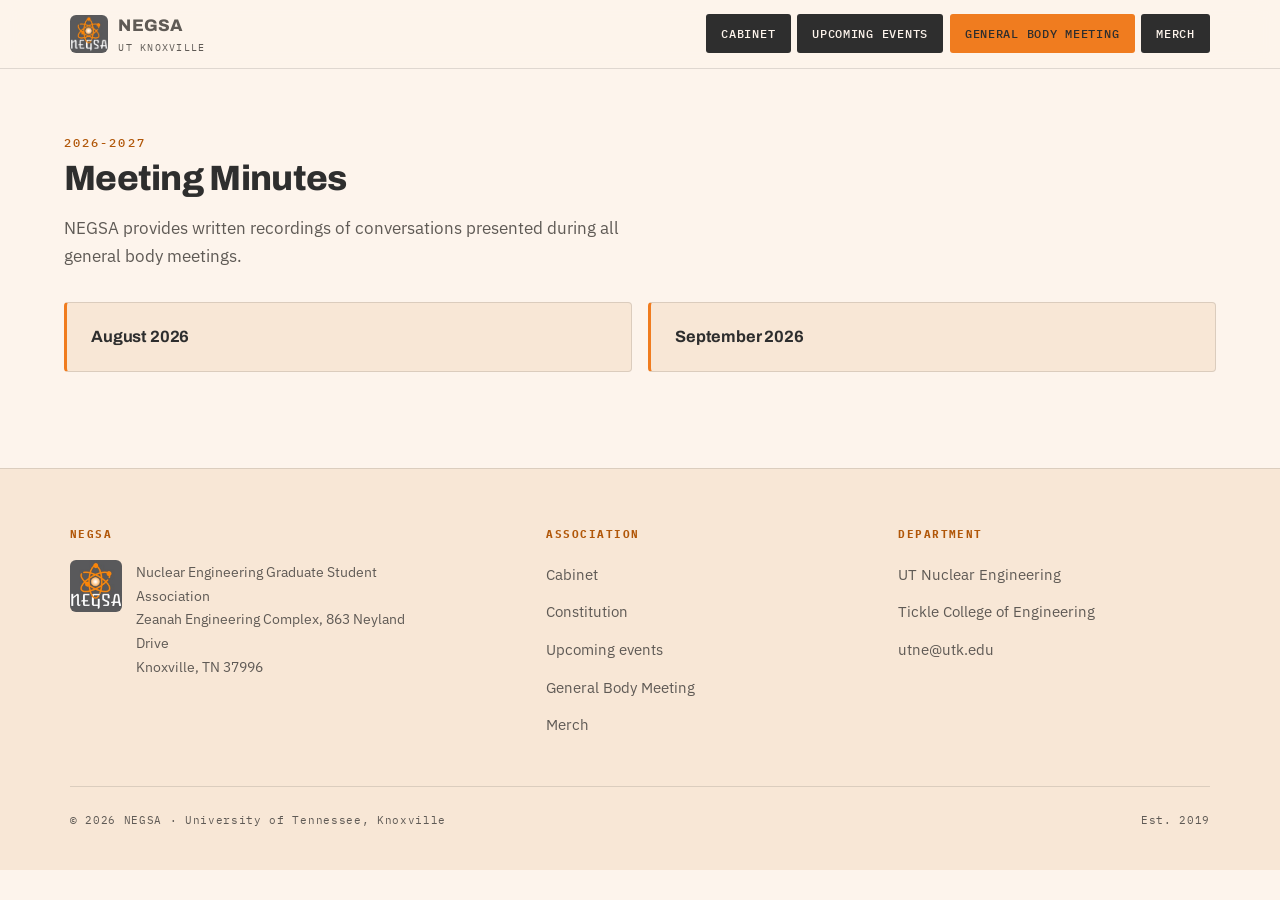
<file: minutes.html>
<!DOCTYPE html>
<html lang="en">
<head>
<meta charset="UTF-8">
<meta name="viewport" content="width=device-width, initial-scale=1.0">
<link rel="preconnect" href="https://fonts.googleapis.com">
<link rel="preconnect" href="https://fonts.gstatic.com" crossorigin>
<link href="https://fonts.googleapis.com/css2?family=Archivo:wght@500;600;700;800&family=IBM+Plex+Mono:wght@400;500;600&family=IBM+Plex+Sans:wght@400;500;600&display=swap" rel="stylesheet">
<link rel="stylesheet" href="style.css">
</head>

<header>
  <nav class="nav">
    <a class="brand" href="index.html">
      <img src="negsa-logo.jpg" alt="">
      <span style="display:block">
        <b>NEGSA</b>
        <span>UT Knoxville</span>
      </span>
    </a>
    <button class="navtoggle" aria-expanded="false" aria-controls="navlinks">Menu</button>
    <div class="navlinks" id="navlinks">
      <a href="cabinet.html">Cabinet</a>
      <a href="index.html#events">Upcoming events</a>
      <a href="index.html#gbm" aria-current="page">General Body Meeting</a>
      <a href="index.html#merch">Merch</a>
    </div>
  </nav>
</header>

<main>

  <div class="minutes-block">
    <p class="eyebrow">2026-2027</p>
    <h2 class="h2" style="font-size:clamp(1.6rem,3vw,2.2rem)">Meeting Minutes</h2>
    <p class="lede">NEGSA provides written recordings of conversations presented during all general body meetings.</p>
    <div class="doc-list">
      <a class="doc-link current" href="Minutes/2026-2027/August-2026.pdf" target="_blank" rel="noopener">
        <b>August 2026</b>
      </a>
      <a class="doc-link current" href="Minutes/2026-2027/September-2026.pdf" target="_blank" rel="noopener">
        <b>September 2026</b>
      </a>
    </div>
  </div>

</main>

<footer>
  <div class="shell">
    <div class="foot-grid">
      <div>
        <h4>NEGSA</h4>
        <div class="foot-brand">
          <img src="negsa-logo.jpg" alt="">
          <p>Nuclear Engineering Graduate Student Association<br>Zeanah Engineering Complex, 863 Neyland Drive<br>Knoxville, TN 37996</p>
        </div>
      </div>
      <div>
        <h4>Association</h4>
        <ul>
          <li><a href="cabinet.html">Cabinet</a></li>
          <li><a href="NEGSA-Constitution-2022.pdf" target="_blank" rel="noopener">Constitution</a></li>
          <li><a href="index.html#events">Upcoming events</a></li>
          <li><a href="index.html#gbm">General Body Meeting</a></li>
          <li><a href="index.html#merch">Merch</a></li>
        </ul>
      </div>
      <div>
        <h4>Department</h4>
        <ul>
          <li><a href="https://ne.utk.edu">UT Nuclear Engineering</a></li>
          <li><a href="https://tickle.utk.edu">Tickle College of Engineering</a></li>
          <li><a href="mailto:utne@utk.edu">utne@utk.edu</a></li>
        </ul>
      </div>
    </div>
    <div class="colophon">
      <span>&copy; 2026 NEGSA &middot; University of Tennessee, Knoxville</span>
      <span>Est. 2019</span>
    </div>
  </div>
</footer>

<script src="script.js"></script>
</body>
</html>
</file>
<file: style.css>
:root{
  --paper:#FDF4EC;
  --paper-deep:#F8E7D6;
  --ink:#2E2E2E;
  --ink-soft:#5F5A55;
  --orange:#F07C1F;
  --orange-deep:#B15709;
  --rule:rgba(46,46,46,.14);
  --shell:min(1140px,92vw);
}

*{box-sizing:border-box;margin:0;padding:0}
html{scroll-behavior:smooth;scroll-padding-top:88px}
body{
  background:var(--paper);
  color:var(--ink);
  font-family:"IBM Plex Sans",system-ui,sans-serif;
  font-size:17px;
  line-height:1.65;
  -webkit-font-smoothing:antialiased;
}
img{max-width:100%;display:block}
a{color:inherit}

/* ---------- shared type ---------- */
.eyebrow{
  font-family:"IBM Plex Mono",monospace;
  font-size:.72rem;
  font-weight:500;
  letter-spacing:.18em;
  text-transform:uppercase;
  color:var(--orange-deep);
}
.h2{
  font-family:"Archivo",sans-serif;
  font-weight:800;
  font-size:clamp(2rem,4.4vw,3rem);
  line-height:1.04;
  letter-spacing:-.02em;
  margin:.5rem 0 1.1rem;
}
.lede{max-width:60ch;color:var(--ink-soft)}

.shell{width:var(--shell);margin-inline:auto}
section{padding:clamp(4rem,9vw,7rem) 0}

.orbit-rule{
  position:relative;height:1px;background:var(--rule);
  width:var(--shell);margin:0 auto;
}
.orbit-rule::after{
  content:"";position:absolute;top:-3.5px;left:0;
  width:7px;height:7px;border-radius:50%;background:var(--orange);
}

/* ---------- nav ---------- */
header{
  position:sticky;top:0;z-index:50;
  background:rgba(253,244,236,.9);
  backdrop-filter:blur(10px);
  border-bottom:1px solid var(--rule);
}
.nav{
  width:var(--shell);margin-inline:auto;
  display:flex;align-items:center;gap:1.25rem;
  padding:.75rem 0;
}
.brand{display:flex;align-items:center;gap:.65rem;text-decoration:none;margin-right:auto}
.brand img{width:38px;height:38px;border-radius:6px}
.brand b{
  font-family:"Archivo",sans-serif;font-weight:800;
  font-size:1.05rem;letter-spacing:.01em;
}
.brand span{
  display:block;font-family:"IBM Plex Mono",monospace;
  font-size:.6rem;letter-spacing:.13em;text-transform:uppercase;color:var(--ink-soft);
}
.navlinks{display:flex;gap:.4rem;align-items:center}
.navlinks a{
  font-family:"IBM Plex Mono",monospace;
  font-size:.76rem;font-weight:500;letter-spacing:.06em;
  text-transform:uppercase;text-decoration:none;
  padding:.6rem .95rem;border-radius:3px;
  background:var(--ink);color:var(--paper);
  transition:background .18s ease,color .18s ease;
}
.navlinks a:hover,.navlinks a:focus-visible{background:var(--orange);color:var(--ink)}
.navlinks a[aria-current="page"]{background:var(--orange);color:var(--ink)}
.navtoggle{display:none}

/* ---------- hero ---------- */
.hero{position:relative;overflow:hidden;padding:clamp(3.5rem,8vw,6.5rem) 0 clamp(3rem,6vw,5rem)}
.hero-grid{
  width:var(--shell);margin-inline:auto;
  display:grid;grid-template-columns:1.15fr .85fr;
  gap:clamp(2rem,5vw,4rem);align-items:center;
}
.hero h1{
  font-family:"Archivo",sans-serif;font-weight:800;
  font-size:clamp(2.6rem,6.6vw,4.9rem);
  line-height:.96;letter-spacing:-.035em;
  margin:.85rem 0 1.25rem;
}
.hero h1 em{font-style:normal;color:var(--orange-deep)}
.hero p{max-width:46ch;color:var(--ink-soft);font-size:1.06rem}
.cta-row{display:flex;flex-wrap:wrap;gap:.75rem;margin-top:2rem}
.btn{
  font-family:"IBM Plex Mono",monospace;font-size:.78rem;font-weight:600;
  letter-spacing:.08em;text-transform:uppercase;text-decoration:none;
  display:inline-block;
  padding:.9rem 1.5rem;border-radius:3px;border:1.5px solid var(--ink);
  transition:transform .16s ease,background .18s ease,color .18s ease;
}
.btn-solid{background:var(--ink);color:var(--paper)}
.btn-solid:hover{background:var(--orange);border-color:var(--orange);color:var(--ink)}
.btn-ghost{background:transparent;color:var(--ink)}
.btn-ghost:hover{background:var(--ink);color:var(--paper)}
.btn:hover{transform:translateY(-2px)}

/* orbit signature — rings hold still, electrons travel */
.orbit{position:relative;display:grid;place-items:center;aspect-ratio:1;max-width:420px;margin-inline:auto;width:100%}
.orbit svg{position:absolute;inset:0;width:100%;height:100%;overflow:visible}
.orbit-logo{
  position:relative;width:44%;border-radius:12px;
  box-shadow:0 10px 34px rgba(46,46,46,.14);
}

/* ---------- stat strip ---------- */
.stats{
  background:var(--paper-deep);
  border-block:1px solid var(--rule);
  padding:2.4rem 0;
}
.stats-grid{
  width:var(--shell);margin-inline:auto;
  display:grid;grid-template-columns:repeat(3,1fr);gap:1.5rem;
}
.stat{border-left:2px solid var(--orange);padding-left:1.1rem}
.stat b{
  display:block;font-family:"Archivo",sans-serif;font-weight:800;
  font-size:clamp(1.8rem,3.4vw,2.5rem);line-height:1;letter-spacing:-.02em;
}
.stat span{
  display:block;margin-top:.45rem;
  font-family:"IBM Plex Mono",monospace;font-size:.72rem;
  letter-spacing:.1em;text-transform:uppercase;color:var(--ink-soft);
}

/* ---------- mission ---------- */
.about-grid{display:grid;grid-template-columns:1fr 1fr;gap:clamp(2rem,5vw,4.5rem)}
.does{list-style:none;display:grid;gap:1.4rem;margin-top:.5rem}
.does li{padding-left:2.5rem;position:relative}
.does li::before{
  content:"";position:absolute;left:0;top:.55rem;
  width:10px;height:10px;border-radius:50%;
  background:var(--orange);box-shadow:0 0 0 5px rgba(240,124,31,.2);
}
.does b{display:block;font-family:"Archivo",sans-serif;font-weight:700;font-size:1.02rem}
.does p{color:var(--ink-soft);font-size:.94rem;margin-top:.15rem}

/* ---------- events ---------- */
.events{display:grid;gap:0;margin-top:2.5rem;border-top:1px solid var(--rule)}
.event{
  display:grid;grid-template-columns:150px 1fr auto;
  gap:1.75rem;align-items:center;
  padding:1.5rem 0;border-bottom:1px solid var(--rule);
  transition:padding-left .2s ease;
}
.event:hover{padding-left:.85rem}
.event-date{
  font-family:"IBM Plex Mono",monospace;font-size:.78rem;font-weight:600;
  letter-spacing:.06em;text-transform:uppercase;color:var(--orange-deep);
}
.event-date span{display:block;color:var(--ink-soft);font-weight:400;margin-top:.2rem}
.event h3{font-family:"Archivo",sans-serif;font-weight:700;font-size:1.15rem;letter-spacing:-.01em}
.event p{color:var(--ink-soft);font-size:.92rem;margin-top:.2rem}
.event-tag{
  font-family:"IBM Plex Mono",monospace;font-size:.66rem;letter-spacing:.1em;
  text-transform:uppercase;padding:.35rem .7rem;border:1px solid var(--rule);
  border-radius:2px;white-space:nowrap;color:var(--ink-soft);
}
.event-tag.tbc{border-color:var(--orange);color:var(--orange-deep)}
.year-break{
  display:flex;align-items:center;gap:1rem;
  padding:2rem 0 .75rem;
  font-family:"IBM Plex Mono",monospace;font-size:.72rem;
  letter-spacing:.16em;text-transform:uppercase;color:var(--ink-soft);
}
.year-break::after{content:"";flex:1;height:1px;background:var(--rule)}

/* ---------- GBM dark band ---------- */
.gbm{background:var(--ink);color:var(--paper)}
.gbm .eyebrow{color:var(--orange)}
.gbm .lede{color:rgba(253,244,236,.72)}
.gbm-grid{display:grid;grid-template-columns:1.1fr .9fr;gap:clamp(2rem,5vw,4rem);align-items:center}
.gbm-card{
  border:1px solid rgba(253,244,236,.2);border-radius:4px;
  padding:1.9rem;background:rgba(253,244,236,.04);
}
.gbm-card dl{display:grid;grid-template-columns:auto 1fr;gap:.9rem 1.5rem;margin-bottom:1.75rem}
.gbm-card dt{
  font-family:"IBM Plex Mono",monospace;font-size:.68rem;letter-spacing:.12em;
  text-transform:uppercase;color:var(--orange);padding-top:.22rem;
}
.gbm-card dd{font-family:"Archivo",sans-serif;font-weight:600;font-size:1.02rem}
.gbm .btn-solid{background:var(--orange);border-color:var(--orange);color:var(--ink)}
.gbm .btn-solid:hover{background:var(--paper);border-color:var(--paper)}

/* ---------- merch ---------- */
.merch-head{display:flex;justify-content:space-between;align-items:flex-end;gap:2rem;flex-wrap:wrap}
.merch-grid{
  display:grid;grid-template-columns:repeat(3,minmax(0,1fr));
  gap:clamp(1rem,2.2vw,1.75rem);margin-top:2.5rem;
}
.merch-item{
  border:1px solid var(--rule);border-radius:4px;overflow:hidden;
  background:var(--paper-deep);
  transition:border-color .2s ease,transform .2s ease;
}
.merch-item:hover{border-color:var(--orange);transform:translateY(-3px)}
.merch-item img{
  width:100%;aspect-ratio:300/340;object-fit:cover;
  background:#fff;border-bottom:1px solid var(--rule);
}
.merch-item .merch-body{padding:1.3rem 1.4rem 1.55rem}
.merch-item b{display:block;font-family:"Archivo",sans-serif;font-weight:700;font-size:1.15rem}
.merch-item span{
  display:block;margin-top:.3rem;font-family:"IBM Plex Mono",monospace;
  font-size:.7rem;letter-spacing:.08em;text-transform:uppercase;color:var(--ink-soft);
}
.merch-note{
  margin-top:2.5rem;padding:1.6rem 1.75rem;
  border-left:3px solid var(--orange);background:var(--paper-deep);border-radius:0 4px 4px 0;
}

/* ---------- cabinet ---------- */
.cabinet-hero{padding:clamp(3rem,7vw,5rem) 0 clamp(2rem,4vw,3rem)}
.cabinet-hero h1{
  font-family:"Archivo",sans-serif;font-weight:800;
  font-size:clamp(2.4rem,6vw,4.2rem);line-height:.98;letter-spacing:-.035em;
  margin:.8rem 0 1.1rem;
}

.portrait{
  aspect-ratio:1;border-radius:5px;overflow:hidden;
  background:var(--paper-deep);border:1px solid var(--rule);
  display:grid;place-items:center;position:relative;
}
.portrait::after{
  content:attr(data-initials);
  font-family:"Archivo",sans-serif;font-weight:800;
  font-size:clamp(1.8rem,4vw,2.6rem);letter-spacing:.02em;
  color:var(--orange);opacity:.55;
}
.portrait:has(img)::after{content:none}
.portrait img{width:100%;height:100%;object-fit:cover}

.role{
  font-family:"IBM Plex Mono",monospace;font-size:.72rem;
  letter-spacing:.16em;text-transform:uppercase;color:var(--orange-deep);
}
.contact-link{
  display:inline-block;margin-top:.7rem;
  font-family:"IBM Plex Mono",monospace;font-size:.85rem;
  color:var(--ink);text-decoration:none;
  border-bottom:2px solid var(--orange);padding-bottom:2px;
}
.contact-link:hover{color:var(--orange-deep)}

.roster{
  display:grid;grid-template-columns:repeat(3,minmax(0,1fr));
  gap:clamp(1.5rem,3vw,2.25rem);
  margin:3rem 0 0;
}
.roster-row{
  border:1px solid var(--rule);border-radius:5px;overflow:hidden;
  background:var(--paper-deep);
  transition:border-color .2s ease,transform .2s ease;
}
.roster-row:hover{border-color:var(--orange);transform:translateY(-3px)}
.roster-row .portrait{border:0;border-radius:0;aspect-ratio:4/5}
.roster-row .caption{padding:1.4rem 1.5rem 1.6rem;border-top:1px solid var(--rule)}
.roster-row h2{
  font-family:"Archivo",sans-serif;font-weight:700;
  font-size:clamp(1.25rem,2.2vw,1.55rem);letter-spacing:-.015em;
  line-height:1.15;margin:0 0 .35rem;
}
.roster-row .contact-link{margin-top:1rem;font-size:.8rem}

/* ---------- advisor ---------- */
.advisor-block{margin-top:4rem;padding-top:3rem;border-top:1px solid var(--rule)}
.advisor-card{
  display:flex;align-items:center;gap:1.4rem;margin-top:1.1rem;
  border:1px solid var(--rule);border-radius:5px;background:var(--paper-deep);
  padding:1.4rem 1.75rem;max-width:430px;
  transition:border-color .2s ease;
}
.advisor-card,
.hof-doc-list .doc-link {
    width: 100%;
    max-width: 430px;
    height: 160px;
}
.advisor-card:hover{border-color:var(--orange)}
.advisor-icon{
  width:54px;height:54px;flex-shrink:0;border-radius:50%;
  display:grid;place-items:center;
  background:var(--paper);border:1px solid var(--rule);
  color:var(--orange);
}
.advisor-icon svg{width:27px;height:27px;display:block}
.advisor-card .contact-link{margin-top:.55rem;font-size:.8rem}
.advisor-card h2{
  font-family:"Archivo",sans-serif;font-weight:700;
  font-size:1.3rem;letter-spacing:-.015em;margin:0 0 .25rem;
}

/* ---------- governing documents ---------- */
.docs-block{margin:4rem 0;padding-top:3rem;border-top:1px solid var(--rule)}
.doc-list{
  display:grid;grid-template-columns:repeat(auto-fit,minmax(240px,1fr));
  gap:1rem;margin-top:2rem;
}
.doc-link{
  display:block;text-decoration:none;
  border:1px solid var(--rule);border-radius:4px;
  background:var(--paper-deep);padding:1.3rem 1.5rem;
  transition:border-color .2s ease,transform .2s ease;
}
.doc-link:hover{border-color:var(--orange);transform:translateY(-3px)}
.doc-link.current{border-left:3px solid var(--orange)}
.doc-link b{
  display:block;font-family:"Archivo",sans-serif;font-weight:700;
  font-size:1.02rem;letter-spacing:-.01em;
}
.doc-link span{
  display:block;margin-top:.35rem;font-family:"IBM Plex Mono",monospace;
  font-size:.68rem;letter-spacing:.09em;text-transform:uppercase;color:var(--ink-soft);
}
.doc-link.current span{color:var(--orange-deep)}

/* ---------- footer ---------- */
footer{background:var(--paper-deep);border-top:1px solid var(--rule);padding:3.5rem 0 2.5rem}
.foot-grid{display:grid;grid-template-columns:1.4fr 1fr 1fr;gap:2.5rem}
.foot-grid h4{
  font-family:"IBM Plex Mono",monospace;font-size:.7rem;letter-spacing:.13em;
  text-transform:uppercase;color:var(--orange-deep);margin-bottom:1rem;
}
.foot-grid ul{list-style:none;display:grid;gap:.6rem}
.foot-grid a{color:var(--ink-soft);text-decoration:none;font-size:.92rem}
.foot-grid a:hover{color:var(--orange-deep)}
.foot-brand{display:flex;gap:.9rem;align-items:flex-start}
.foot-brand img{width:52px;height:52px;border-radius:6px;flex-shrink:0}
.foot-brand p{font-size:.9rem;color:var(--ink-soft);max-width:34ch}
.colophon{
  margin-top:3rem;padding-top:1.5rem;border-top:1px solid var(--rule);
  font-family:"IBM Plex Mono",monospace;font-size:.7rem;letter-spacing:.06em;
  color:var(--ink-soft);display:flex;justify-content:space-between;gap:1rem;flex-wrap:wrap;
}

/* ---------- a11y + responsive ---------- */
a:focus-visible,button:focus-visible{outline:3px solid var(--orange-deep);outline-offset:3px}
@media (prefers-reduced-motion:reduce){
  *{animation:none!important;transition:none!important}
  html{scroll-behavior:auto}
}
@media (max-width:900px){
  .hero-grid,.about-grid,.gbm-grid{grid-template-columns:1fr}
  .orbit{order:-1;max-width:280px}
  .foot-grid{grid-template-columns:1fr 1fr}
  .stats-grid{grid-template-columns:1fr;gap:1.25rem}
  .roster{grid-template-columns:repeat(2,minmax(0,1fr));gap:1.5rem}
  .merch-grid{grid-template-columns:repeat(2,minmax(0,1fr))}
}
@media (max-width:760px){
  .navtoggle{
    display:block;background:var(--ink);color:var(--paper);border:0;
    font-family:"IBM Plex Mono",monospace;font-size:.72rem;letter-spacing:.08em;
    text-transform:uppercase;padding:.6rem .9rem;border-radius:3px;cursor:pointer;
  }
  .navlinks{
    display:none;position:absolute;top:100%;left:0;right:0;
    flex-direction:column;gap:.35rem;padding:1rem 4vw 1.25rem;
    background:var(--paper);border-bottom:1px solid var(--rule);
  }
  .navlinks.open{display:flex}
  .navlinks a{text-align:center}
  .event{grid-template-columns:1fr;gap:.5rem}
  .event-tag{justify-self:start}
  .foot-grid{grid-template-columns:1fr}
}
/* ---------- Meeting Minutes ---------- */
.minutes-block {margin-left: 4rem; margin-right: 4rem; margin-bottom: 6rem; margin-top: 4rem;}
/* ---------- Hall of Fame ---------- */
.hof-hero {
    padding: clamp(3rem,7vw,5rem) 0 clamp(2rem,4vw,3rem);
}

.hof-hero h1 {
    font-family: "Archivo", sans-serif;
    font-weight: 800;
    font-size: clamp(2.4rem,6vw,4.2rem);
    line-height: .98;
    letter-spacing: -.035em;
    margin: .8rem 0 1.1rem;
}

.hof-block {
    margin-top: 4rem;
    padding-top: 3rem;
    border-top: 1px solid var(--rule);
}

.hof-doc-list {
    display: grid;
    grid-template-columns: minmax(0, 1fr);
    max-width: 430px;
    margin-top: 1.1rem;
}

.hof-list {
    display: grid;
    gap: 0;
    margin: 0 0 5rem;
}

.hof-person {
    display: grid;
    grid-template-columns: 1fr 180px auto;
    gap: 1.75rem;
    align-items: center;

    padding: 1.5rem 0;
    border-bottom: 1px solid var(--rule);

    transition: padding-left .2s ease;
}

.hof-person:hover {
    padding-left: .85rem;
}

.hof-year {
    font-family: "IBM Plex Mono", monospace;
    font-size: .78rem;
    font-weight: 600;
    letter-spacing: .06em;
    text-transform: uppercase;
    color: var(--orange-deep);
}

.hof-person h2 {
    font-family: "Archivo", sans-serif;
    font-weight: 700;
    font-size: 1.15rem;
    letter-spacing: -.01em;
}

.hof-link {
    font-family: "IBM Plex Mono", monospace;
    font-size: .66rem;
    letter-spacing: .1em;
    text-transform: uppercase;
    padding: .35rem .7rem;
    border: 1px solid var(--rule);
    border-radius: 2px;
    text-decoration: none;
    color: var(--ink-soft);
}

.hof-link:hover {
    border-color: var(--orange);
    color: var(--orange-deep);
}
.hof-position {
    font-family: "IBM Plex Mono", monospace;
    font-size: .66rem;
    letter-spacing: .1em;
    text-transform: uppercase;

    padding: .35rem .7rem;
    border: 1px solid currentColor;
    border-radius: 2px;

    justify-self: start;
    white-space: nowrap;
}
.hof-position.president {
    color: var(--orange-deep);
}

.hof-position.vice-president {
    color: var(--ink-soft);
}

.hof-position.treasurer {
    color: #3F7D58;
}

.hof-position.secretary {
    color: #3E6F9E;
}
.hof-position.tech {
    color: #8A5A9B;
}
.hof-position.Public-Relations-Chair {
    color: #fffb0f;
}
.hof-position.Outreach-Coordinator {
    color: #b90e16;
}
@media (max-width: 760px) {
    .hof-person {
        grid-template-columns: 1fr;
        gap: .5rem;
    }

    .hof-position,
    .hof-link {
        justify-self: start;
    }
}
</file>
